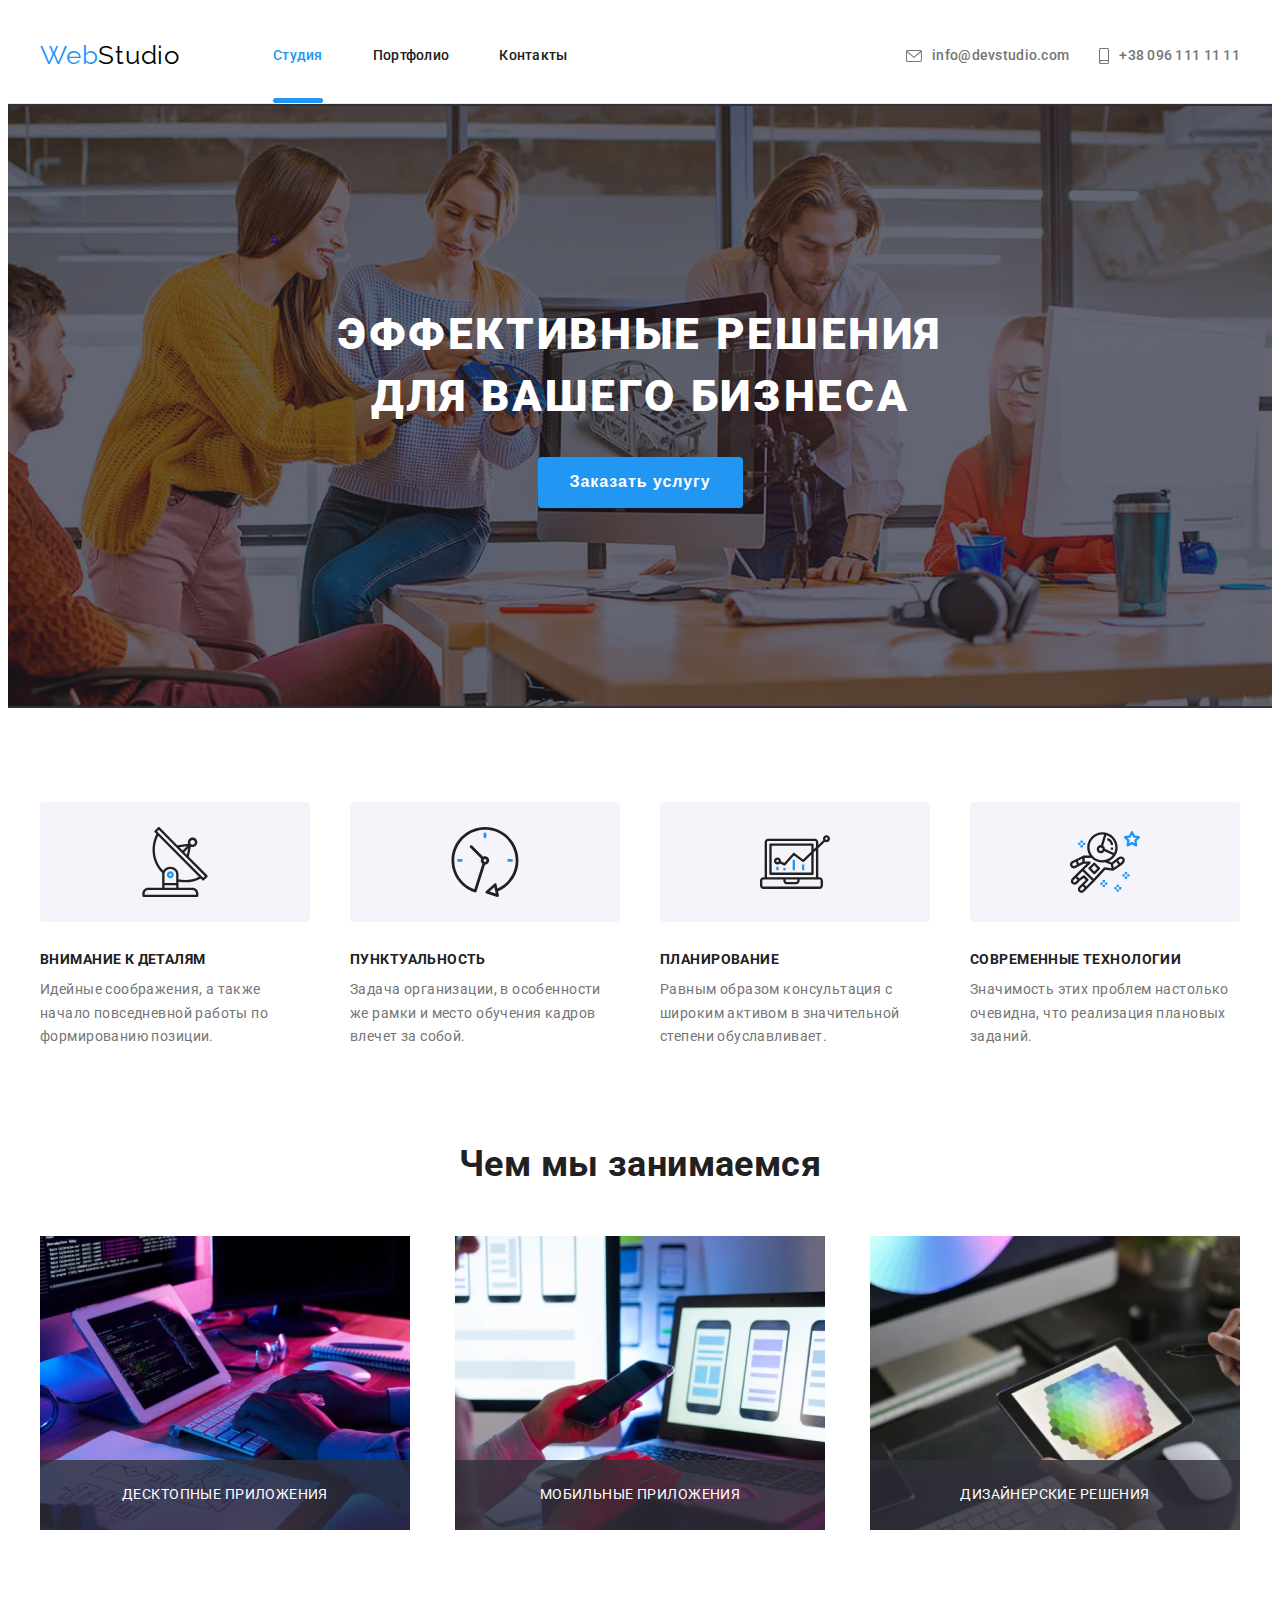
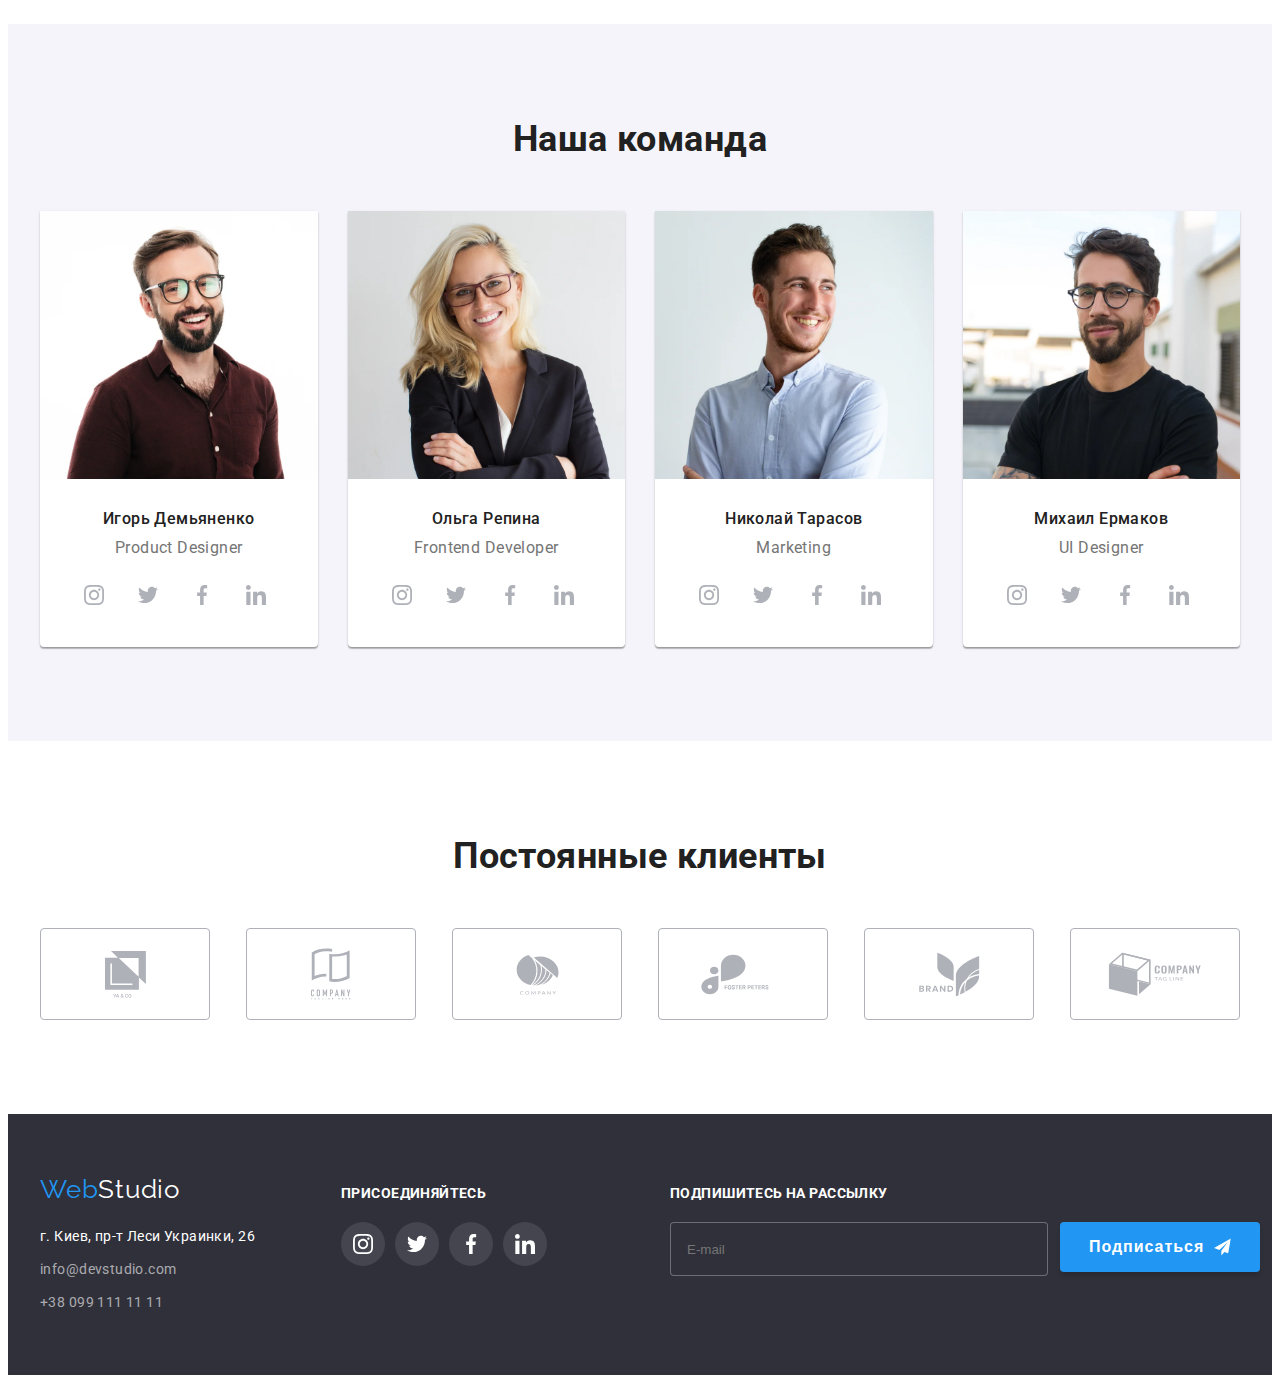
<file: index.html>
<!DOCTYPE html>
<html lang="ru">
    <head>
    <meta charset="UTF-8">
    <meta http-equiv="X-UA-Compatible" content="IE=edge">
    <meta name="viewport" content="width=device-width, initial-scale=1.0">
    <link rel="preconnect" href="https://fonts.googleapis.com">
    <link rel="preconnect" href="https://fonts.gstatic.com" crossorigin>
    <link href="https://fonts.googleapis.com/css2?family=Raleway:wght@700&family=Roboto:wght@400;500;700;900&display=swap"
        rel="stylesheet">
    <link rel="stylesheet" href="https://cdnjs.cloudflare.com/ajax/libs/modern-normalize/1.1.0/modern-normalize.min.css"
        integrity="sha512-wpPYUAdjBVSE4KJnH1VR1HeZfpl1ub8YT/NKx4PuQ5NmX2tKuGu6U/JRp5y+Y8XG2tV+wKQpNHVUX03MfMFn9Q=="
        crossorigin="anonymous" referrerpolicy="no-referrer" />
    <link rel="stylesheet" href="./css/style.css">
    <title>Web Studio</title>
    </head>
    <body>
    <!--Шапка-->
        <header class="header-nav">
            <div class="nav-box container">
                <nav>
                    <a href="./index.html" class="logo link-style">
                        Web<span class="color-logo darker">Studio</span>
                    </a>
                    <ul class="items-nav list">
                        <li class="item-nav"><a href="./index.html" class="link-nav link-style current">Студия</a></li>
                        <li class="item-nav"><a href="./portfolio.html" class="link-nav link-style ">Портфолио</a></li>
                        <li class="item-nav"><a href="#" class="link-nav link-style">Контакты</a></li>
                    </ul>
                </nav>
                    <ul class="items-cont list">
                        <li class="item-cont link-mail">
                            <a href="mailto:info@devstudio.com" class="link-mail link-style">
                                <svg class="icon-mail" width="16" height="12">
                                    <use  href="./images/sprite.svg#envelope"></use>
                                </svg> 
                                info@devstudio.com
                            </a>
                        </li>
                        <li class="item-cont link-tel">
                            <a href="tel:+380961111111" class="link-tel link-style">
                                <svg class="icon-tel" width="10" height="16">
                                    <use href="./images/sprite.svg#smartphone"></use>
                                </svg>+38 096 111 11 11
                            </a>
                        </li>
                    </ul>
            </div>
        </header>
        <main>
            <!--Герой-->
            <section class="section-hero">
                <div class="container">
                    <h1 class="title-hero">Эффективные решения для вашего бизнеса</h1>
                    <button data-modal-open type="button" class="button-hero btn">Заказать услугу</button>
                </div>
            </section>
                    <!--Наші переваги-->     
            <section class="section-advantages">
                <div class="container">
                    <h2 class="visually-hidden">Наші переваги</h2>
                    <ul class="items-advantages list">
                        <li class="item-advantages">
                            <div class="box-icon-advantages">
                                <svg class="icon-advantages" width="70" height="70">
                                    <use href="./images/sprite.svg#antenna"></use>
                                </svg>
                            </div>
                            <h3 class="subtitle-advantages">Внимание к деталям</h3>
                            <p class="text-advantages">Идейные соображения, а также начало
                                повседневной работы по формированию позиции.</p>
                        </li>
                        <li class="item-advantages">
                            <div class="box-icon-advantages">
                                <svg class="icon-advantages" width="70" height="70">
                                    <use href="./images/sprite.svg#clock"></use>
                                </svg>
                            </div>
                            <h3 class="subtitle-advantages">Пунктуальность</h3>
                            <p class="text-advantages">Задача организации, в особенности же рамки
                                и место обучения кадров влечет за собой.</p>
                        </li>
                        <li class="item-advantages">
                            <div class="box-icon-advantages">
                                <svg class="icon-advantages" width="70" height="70">
                                    <use href="./images/sprite.svg#diagram"></use>
                                </svg>
                            </div>
                            <h3 class="subtitle-advantages">Планирование</h3>
                            <p class="text-advantages">Равным образом консультация с широким активом
                                в значительной степени обуславливает.</p>
                        </li>
                        <li class="item-advantages">
                            <div class="box-icon-advantages">
                                <svg class="icon-advantages" width="70" height="70">
                                    <use href="./images/sprite.svg#astronaut"></use>
                                </svg>
                            </div>
                            <h3 class="subtitle-advantages">Современные технологии</h3>
                            <p class="text-advantages">Значимость этих проблем настолько очевидна,
                                что реализация плановых заданий.</p>
                        </li>
                    </ul>
                </div>
            </section>
            <!--Чем мы занимаемся-->
            <section class="section-work">
                   <div class="container">
                        <h2 class="title-section">Чем мы занимаемся</h2>
                        <div class="img-box">
                            <a href="./index.html">
                                <img src="images/img.webp" alt="" width="370">
                                <p class="label-img">Десктопные приложения</p>
                            </a>
                            <a href="./index.html">
                                <img src="images/img1.webp" alt="" width="370">
                                <p class="label-img">Мобильные приложения</p>
                            </a>
                            <a href="./index.html">
                                <img src="images/img2.webp" alt="" width="370">
                                <p class="label-img">Дизайнерские решения</p>
                            </a>
                        </div>
                   </div>
            </section>
                <!--Наша команда-->
            <section class="section-team">
                    <div class="container">
                        <h2 class="title-section">Наша команда</h2>
                        <ul class="items-team list">
                            <li class="item-card">
                                <img src="images/img3.webp" alt="фото Игорь Демьяненко" width="270">
                                <div class="card-wrapper">
                                    <h3 class="title-card">Игорь Демьяненко</h3>
                                    <p>Product Designer</p>
                                    <div class="box-social">
                                        <ul class="items-join list">
                                            <li class="item-join">
                                                <a href="" class="link-social" aria-label="instagram">
                                                    <svg class="icon-social" width="20" height="20">
                                                        <use href="./images/sprite.svg#instagram"></use>
                                                    </svg>
                                                </a>
                                            </li>
                                            <li class="item-join">
                                                <a href="" class="link-social" aria-label="twitter">
                                                    <svg class="icon-social" width="20" height="20">
                                                        <use href="./images/sprite.svg#twitter"></use>
                                                    </svg>
                                                </a>
                                            </li>
                                            <li class="item-join">
                                                <a href="" class="link-social" aria-label="facebook">
                                                    <svg class="icon-social" width="20" height="20">
                                                        <use href="./images/sprite.svg#facebook">
                                                        </use>
                                                    </svg>
                                                </a>
                                            </li>
                                            <li class="item-join">
                                                <a href="" class="link-social" aria-label="linkedin">
                                                    <svg class="icon-social" width="20" height="20">
                                                        <use href="./images/sprite.svg#linkedin"></use>
                                                    </svg>
                                                </a>
                                            </li>
                                        </ul>
                                    </div>
                                </div>
                            </li>
                        
                            <li class="item-card">
                                <img src="images/img4.webp" alt="фото Ольга Репина" width="270">
                                <div class="card-wrapper">
                                    <h3 class="title-card">Ольга Репина</h3>
                                    <p>Frontend Developer</p>
                                    <div class="box-social">
                                        <ul class="items-join list">
                                            <li class="item-join">
                                                <a href="" class="link-social" aria-label="instagram">
                                                    <svg class="icon-social" width="20" height="20">
                                                        <use href="./images/sprite.svg#instagram"></use>
                                                    </svg>
                                                </a>
                                            </li>
                                            <li class="item-join">
                                                <a href="" class="link-social" aria-label="twitter">
                                                    <svg class="icon-social" width="20" height="20">
                                                        <use href="./images/sprite.svg#twitter"></use>
                                                    </svg>
                                                </a>
                                            </li>
                                            <li class="item-join">
                                                <a href="" class="link-social" aria-label="facebook">
                                                    <svg class="icon-social" width="20" height="20">
                                                        <use href="./images/sprite.svg#facebook">
                                                        </use>
                                                    </svg>
                                                </a>
                                            </li>
                                            <li class="item-join">
                                                <a href="" class="link-social" aria-label="linkedin">
                                                    <svg class="icon-social" width="20" height="20">
                                                        <use href="./images/sprite.svg#linkedin"></use>
                                                    </svg>
                                                </a>
                                            </li>
                                        </ul>
                                    </div>
                                </div>
                            </li>
                        
                            <li class="item-card">
                                <img src="images/img5.webp" alt="фото Николай Тарасов" width="270">
                                <div class="card-wrapper">
                                    <h3 class="title-card">Николай Тарасов</h3>
                                    <p>Marketing</p>
                                    <div class="box-social">
                                        <ul class="items-join list">
                                            <li class="item-join">
                                                <a href="" class="link-social" aria-label="instagram">
                                                    <svg class="icon-social" width="20" height="20">
                                                        <use href="./images/sprite.svg#instagram"></use>
                                                    </svg>
                                                </a>
                                            </li>
                                            <li class="item-join">
                                                <a href="" class="link-social" aria-label="twitter">
                                                    <svg class="icon-social" width="20" height="20">
                                                        <use href="./images/sprite.svg#twitter"></use>
                                                    </svg>
                                                </a>
                                            </li>
                                            <li class="item-join">
                                                <a href="" class="link-social" aria-label="facebook">
                                                    <svg class="icon-social" width="20" height="20">
                                                        <use href="./images/sprite.svg#facebook">
                                                        </use>
                                                    </svg>
                                                </a>
                                            </li>
                                            <li class="item-join">
                                                <a href="" class="link-social" aria-label="linkedin">
                                                    <svg class="icon-social" width="20" height="20">
                                                        <use href="./images/sprite.svg#linkedin"></use>
                                                    </svg>
                                                </a>
                                            </li>
                                        </ul>
                                    </div>
                                </div>
                            </li>
                        
                            <li class="item-card">
                                <img src="images/img6.webp" alt="фото Михаил Ермаков" width="270">
                                <div class="card-wrapper">
                                    <h3 class="title-card">Михаил Ермаков</h3>
                                    <p>UI Designer</p>
                                    <div class="box-social">
                                    <ul class="items-join list">
                                        <li class="item-join">
                                            <a href="" class="link-social" aria-label="instagram">
                                                <svg class="icon-social" width="20" height="20">
                                                    <use href="./images/sprite.svg#instagram"></use>
                                                </svg>
                                            </a>
                                        </li>
                                        <li class="item-join">
                                            <a href="" class="link-social" aria-label="twitter">
                                                <svg class="icon-social" width="20" height="20">
                                                    <use href="./images/sprite.svg#twitter"></use>
                                                </svg>
                                            </a>
                                        </li>
                                        <li class="item-join">
                                            <a href="" class="link-social" aria-label="facebook">
                                                <svg class="icon-social" width="20" height="20">
                                                    <use href="./images/sprite.svg#facebook">
                                                    </use>
                                                </svg>
                                            </a>
                                        </li>
                                        <li class="item-join">
                                            <a href="" class="link-social" aria-label="linkedin">
                                                <svg class="icon-social" width="20" height="20">
                                                    <use href="./images/sprite.svg#linkedin"></use>
                                                </svg>
                                            </a>
                                        </li>
                                    </ul>
                                    </div>
                                </div>
                            </li>
                        </ul>
                    </div>
            </section>
                <!--COMPANY-->
            <section class="company">
                    <div class="container">
                        <h2 class="title-section">Постоянные клиенты</h2>
                        <div class="box-company">
                            <ul class="items-company list">
                                <li class="item-company">
                                    <a href="" class="link-company">
                                        <svg class="icon-company" width="41" height="47">
                                            <use href="./images/sprite.svg#client1"></use>
                                        </svg>
                                    </a>
                                </li>
                                <li class="item-company">
                                    <a href="" class="link-company">
                                        <svg class="icon-company" width="40" height="52">
                                            <use href="./images/sprite.svg#client2"></use>
                                        </svg>
                                    </a>
                                </li>
                                <li class="item-company">
                                    <a href="" class="link-company">
                                        <svg class="icon-company" width="43" height="41">
                                            <use href="./images/sprite.svg#client3"></use>
                                        </svg>
                                    </a>
                                </li>
                                <li class="item-company">
                                    <a href="" class="link-company">
                                        <svg class="icon-company" width="84" height="41">
                                            <use href="./images/sprite.svg#client4"></use>
                                        </svg>
                                    </a>
                                </li>
                                <li class="item-company">
                                    <a href="" class="link-company">
                                        <svg class="icon-company" width="63" height="45">
                                            <use href="./images/sprite.svg#client5"></use>
                                        </svg>
                                    </a>
                                </li>
                                <li class="item-company">
                                    <a href="" class="link-company">
                                        <svg class="icon-company" width="94" height="44">
                                            <use href="./images/sprite.svg#client6"></use>
                                        </svg>
                                    </a>
                                </li>
                            </ul>
                        </div>
                    </div>
            </section>
        </main>
                <!--Футер-->
        <footer class="footer">
            <div class="container footer-container">
                <div class="box-logo-address">
                    <div class="box-footer-logo">
                        <a href="./index.html" class="logo link-style">
                            Web<span class="color-logo lighter">Studio</span>
                        </a>
                    </div>
                    
                    <address class="address">
                        <ul class="items-addr list">
                            <li class="item-addr">
                                <span class="location">г. Киев, пр-т Леси Украинки, 26</span>
                            </li>
                            <li class="item-addr"><a href="mailto:info@devstudio.com" class="link-cont link-style">info@devstudio.com</a>
                            </li>
                            <li class="item-addr"><a href="tel:+380991111111" class="link-cont link-style">+38 099 111 11 11</a>
                            </li>
                        </ul>
                    </address>
                </div>
                <div class="box-join">
                    <h3 class="title-join">присоединяйтесь</h3>
                    <ul class="items-join list">
                        <li class="item-join">
                            <a href="" class="link-social dark" aria-label="instagram">
                                <svg class="icon-social light" width="20" height="20">
                                    <use href="./images/sprite.svg#instagram"></use>
                                </svg>
                            </a>
                        </li>
                        <li class="item-join">
                            <a href="" class="link-social dark" aria-label="twitter">
                                <svg class="icon-social light" width="20" height="20">
                                    <use href="./images/sprite.svg#twitter"></use>
                                </svg>
                            </a>
                        </li>
                        <li class="item-join">
                            <a href="" class="link-social dark" aria-label="facebook">
                                <svg class="icon-social light" width="20" height="20">
                                    <use href="./images/sprite.svg#facebook">
                                    </use>
                                </svg>
                            </a>
                        </li>
                        <li class="item-join">
                            <a href="" class="link-social dark" aria-label="linkedin">
                                <svg class="icon-social light" width="20" height="20">
                                    <use href="./images/sprite.svg#linkedin"></use>
                                </svg>
                            </a>
                        </li>
                    </ul>
                </div>
                <div class="box-sign-up">
                    <form class="form-sign-up">
                        <label for="E-mail" class="text-sign-up">Подпишитесь на рассылку</label>
                        <div class="box-input-button">
                            <input type="email" name="email" id="E-mail" class="input-mail" placeholder="E-mail" required>
                            <button type="submit" class="btn-sing-up btn">
                                    <b class="text-submit">Подписаться</b>
                                    <svg width="24" height="24" class="icon-send">
                                        <use href="./images/sprite.svg#icon-send"></use>
                                    </svg>
                            </button>
                        </div>
                    </form>
                </div>
            </div>
        </footer>
        <!-- BACKDROP -->
        <div class="backdrop is-hidden" data-modal>
            <div class="modal">
                <button data-modal-close type="button" class="btn-close btn">
                    <svg class="icon-close" width="11" height="11">
                        <use href="./images/sprite.svg#close"></use>
                    </svg>
                </button>
                <b class="legend">Оставьте свои данные, мы вам перезвоним</b>
                <form class="form-modal"> 
                    <div class="form-field">
                        <label for="inp-name">Имя</label>
                        <div class="form-field-thumb">
                            <input type="text" name="text" id="inp-name" class="field" required>
                            <svg class="icon-field" width="18" height="18">
                                <use href="./images/sprite.svg#input-name"></use>
                            </svg>
                        </div>
                    </div>
                    <div class="form-field">
                        <label for="inp-tel">Телефон</label>
                        <div class="form-field-thumb">
                            <input type="tel" name="tel" id="inp-tel" class="field" required>
                            <svg class="icon-field" width="18" height="18">
                                <use href="./images/sprite.svg#input-tel"></use>
                            </svg> 
                        </div>
                    </div>
                    <div class="form-field">
                        <label for="inp-mail">Почта</label>
                        <div class="form-field-thumb">
                            <input type="email" name="email" id="inp-mail" class="field" required>
                            <svg class="icon-field" width="18" height="18">
                                <use href="./images/sprite.svg#input-mail"></use>
                            </svg>
                        </div>
                    </div>
                    <div class="form-field ">
                        <label for="comment">Комментарий</label>
                        <textarea name="comment" id="comment" class="textarea" rows="7" placeholder="Введите текст"></textarea>
                    </div> 
                    <div class="box-contract">
                        <label for="inp-contract" class="label-checkbox">
                            <input type="checkbox" name="checkbox-contract" id="inp-contract" class="input-contract">
                            <span class="box-checkbox"></span>
                        </label>
                        <span class="contract-text">Соглашаюсь с рассылкой и принимаю
                            <a href="https://uk.wikipedia.org/wiki/Договір" class="link-contract link-style">Условия договора</a>
                        </span>
                    </div> 
                    <button type="submit" class="btn-submit btn">Отправить</button>
               </form>
            </div>
        </div>
        <script src="./js/modal.js"></script>
    </body>
</html>
</file>
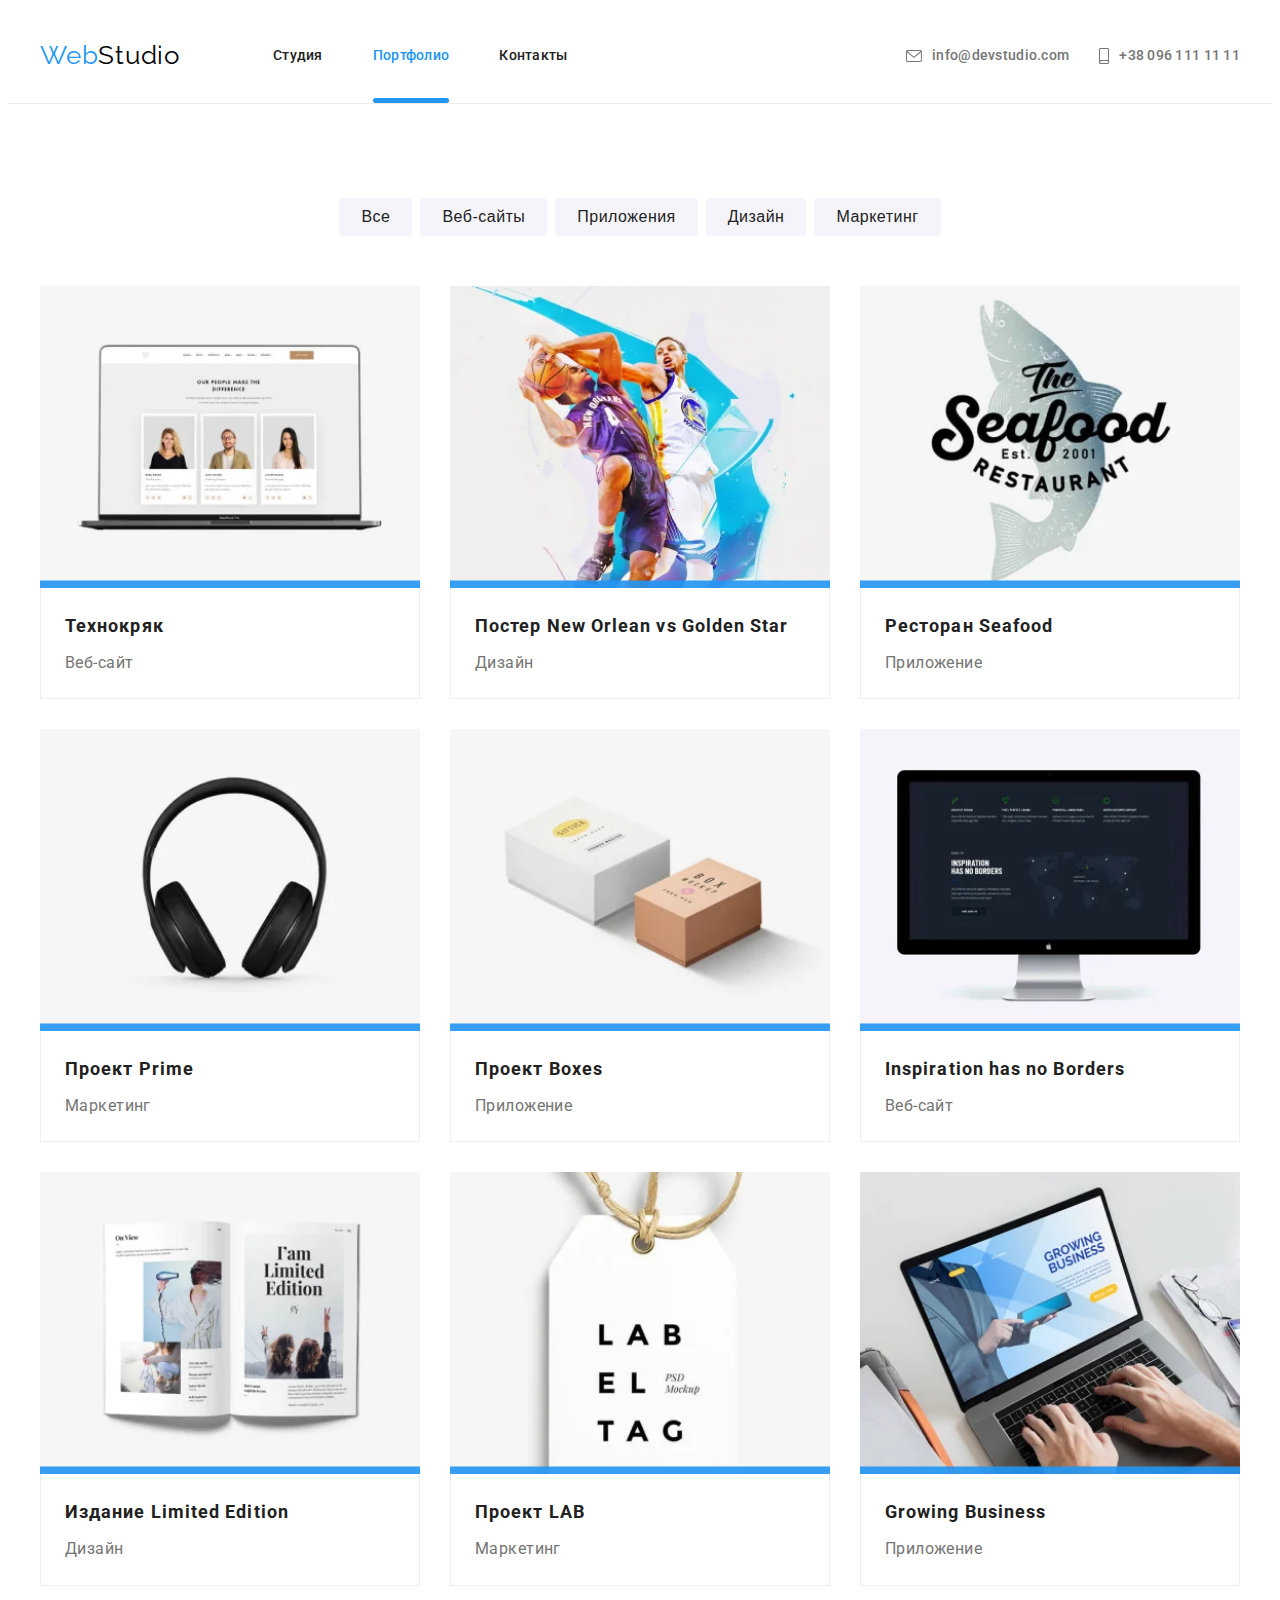
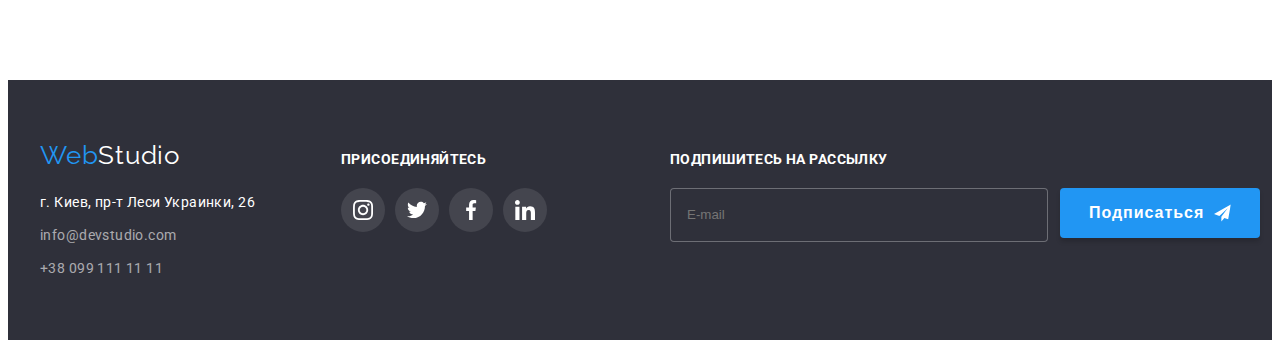
<file: portfolio.html>
<!DOCTYPE html>
<html lang="ru">
<head>
    <meta charset="UTF-8">
    <meta http-equiv="X-UA-Compatible" content="IE=edge">
    <meta name="viewport" content="width=device-width, initial-scale=1.0">
    <link rel="preconnect" href="https://fonts.googleapis.com">
    <link rel="preconnect" href="https://fonts.gstatic.com" crossorigin>
    <link href="https://fonts.googleapis.com/css2?family=Raleway:wght@700&family=Roboto:wght@400;500;700;900&display=swap"
        rel="stylesheet">
    <link rel="stylesheet" href="https://cdnjs.cloudflare.com/ajax/libs/modern-normalize/1.1.0/modern-normalize.min.css"
        integrity="sha512-wpPYUAdjBVSE4KJnH1VR1HeZfpl1ub8YT/NKx4PuQ5NmX2tKuGu6U/JRp5y+Y8XG2tV+wKQpNHVUX03MfMFn9Q=="
        crossorigin="anonymous" referrerpolicy="no-referrer" />
    <link rel="stylesheet" href="./css/style.css">
    <title>Portfolio</title>
</head>
    <body>
        <!--Шапка-->
    <header class="header-nav">
        <div class="nav-box container">
            <nav>
                <a href="./index.html" class="logo link-style">
                    Web<span class="color-logo darker">Studio</span>
                </a>
                <ul class="items-nav list">
                    <li class="item-nav"><a href="./index.html" class="link-nav link-style ">Студия</a></li>
                    <li class="item-nav"><a href="./portfolio.html" class="link-nav link-style current">Портфолио</a></li>
                    <li class="item-nav"><a href="#" class="link-nav link-style">Контакты</a></li>
                </ul>
            </nav>
            <ul class="items-cont list">
                <li class="item-cont link-mail">
                    <a href="mailto:info@devstudio.com" class="link-mail link-style">
                        <svg class="icon-mail" width="16" height="12">
                            <use href="./images/sprite.svg#envelope"></use>
                        </svg>
                        info@devstudio.com
                    </a>
                </li>
                <li class="item-cont link-tel">
                    <a href="tel:+380961111111" class="link-tel link-style">
                        <svg class="icon-tel" width="10" height="16">
                            <use href="./images/sprite.svg#smartphone"></use>
                        </svg>+38 096 111 11 11
                    </a>
                </li>
            </ul>
        </div>
    </header>
        <main>
            <section class="section-portfolio">
                <div class="container">
                    <h1 class="visually-hidden">Портфолио</h1>
                    <!-- Фільтр -->
                    <ul class="filter-list list">
                        <li class="item-list"><button type="button" class="button-filter">Все</button></li>
                        <li class="item-list"><button type="button" class="button-filter">Веб-сайты</button></li>
                        <li class="item-list"><button type="button" class="button-filter">Приложения</button></li>
                        <li class="item-list"><button type="button" class="button-filter">Дизайн</button></li>
                        <li class="item-list"><button type="button" class="button-filter">Маркетинг</button></li>
                    </ul>
                    <!-- список набору -->
                    <ul class="portfolio-list list">
                        <li class="item-portfolio">
                            <a href="" class="link-portfolio link-style">
                                <div class="box-overlay">
                                    <img src="./images/img_p.webp" alt="" width="370">
                                    <div class="overlay-portfolio">
                                        <p>Технокряк это современная площадка распространения
                                            коронавируса. Компании используют эту платформу для
                                            цифрового шпионажа и атак на защищённые
                                            сервера конкурентов.</p>
                                    </div>
                                </div>
                                <div class="subtitle-content">
                                    <h2 class="subtitle-list">Технокряк</h2>
                                    <p class="description-list">Веб-сайт</p>
                                </div>
                            </a>
                        </li>
                        <li class="item-portfolio">
                            <a href="" class="link-portfolio link-style">
                                <div class="box-overlay">
                                    <img src="./images/img_p1.webp" alt="" width="370">
                                    <div class="overlay-portfolio">
                                        <p>Технокряк это современная площадка распространения
                                            коронавируса. Компании используют эту платформу для
                                            цифрового шпионажа и атак на защищённые
                                            сервера конкурентов.</p>
                                    </div>
                                </div>
                                <div class="subtitle-content">
                                    <h2 class="subtitle-list">Постер New Orlean vs Golden Star</h2>
                                    <p class="description-list">Дизайн</p>
                                </div>
                            </a>
                        </li>
                        <li class="item-portfolio">
                            <a href="" class="link-portfolio link-style">
                                <div class="box-overlay">
                                    <img src="./images/img_p2.webp" alt="" width="370">
                                    <div class="overlay-portfolio">
                                        <p>Технокряк это современная площадка распространения
                                            коронавируса. Компании используют эту платформу для
                                            цифрового шпионажа и атак на защищённые
                                            сервера конкурентов.</p>
                                    </div>
                                </div>
                                <div class="subtitle-content">
                                    <h2 class="subtitle-list">Ресторан Seafood</h2>
                                    <p class="description-list">Приложение</p>
                                </div>
                            </a>
                        </li>
                        <li class="item-portfolio">
                            <a href="" class="link-portfolio link-style">
                                <div class="box-overlay">
                                    <img src="./images/img_p3.webp" alt="" width="370">
                                    <div class="overlay-portfolio">
                                        <p>Технокряк это современная площадка распространения
                                            коронавируса. Компании используют эту платформу для
                                            цифрового шпионажа и атак на защищённые
                                            сервера конкурентов.</p>
                                    </div>
                                </div>
                                <div class="subtitle-content">
                                    <h2 class="subtitle-list">Проект Prime</h2>
                                    <p class="description-list">Маркетинг</p>
                                </div>
                            </a>
                        </li>
                        <li class="item-portfolio">
                            <a href="" class="link-portfolio link-style">
                                <div class="box-overlay">
                                    <img src="./images/img_p4.webp" alt="" width="370">
                                    <div class="overlay-portfolio">
                                        <p>Технокряк это современная площадка распространения
                                            коронавируса. Компании используют эту платформу для
                                            цифрового шпионажа и атак на защищённые
                                            сервера конкурентов.</p>
                                    </div>
                                </div>
                                <div class="subtitle-content">
                                    <h2 class="subtitle-list">Проект Boxes</h2>
                                    <p class="description-list">Приложение</p>
                                </div>
                            </a>
                        </li>
                        <li class="item-portfolio">
                            <a href="" class="link-portfolio link-style">
                                <div class="box-overlay">
                                    <img src="./images/img_p5.webp" alt="" width="370">
                                    <div class="overlay-portfolio">
                                        <p>Технокряк это современная площадка распространения
                                            коронавируса. Компании используют эту платформу для
                                            цифрового шпионажа и атак на защищённые
                                            сервера конкурентов.</p>
                                    </div>
                                </div>
                                
                                <div class="subtitle-content">
                                    <h2 class="subtitle-list">Inspiration has no Borders</h2>
                                    <p class="description-list">Веб-сайт</p>
                                </div>
                            </a>
                        </li>
                        <li class="item-portfolio">
                            <a href="" class="link-portfolio link-style">
                                <div class="box-overlay">
                                    <img src="./images/img_p6.webp" alt="" width="370">
                                    <div class="overlay-portfolio">
                                        <p>Технокряк это современная площадка распространения
                                            коронавируса. Компании используют эту платформу для
                                            цифрового шпионажа и атак на защищённые
                                            сервера конкурентов.</p>
                                    </div>
                                </div>
                                <div class="subtitle-content">
                                    <h2 class="subtitle-list">Издание Limited Edition</h2>
                                    <p class="description-list">Дизайн</p>
                                </div>
                            </a>
                        </li>
                        <li class="item-portfolio">
                            <a href="" class="link-portfolio link-style">
                                <div class="box-overlay">
                                    <img src="./images/img_p7.webp" alt="" width="370">
                                    <div class="overlay-portfolio">
                                        <p>Технокряк это современная площадка распространения
                                            коронавируса. Компании используют эту платформу для
                                            цифрового шпионажа и атак на защищённые
                                            сервера конкурентов.</p>
                                    </div>
                                </div>
                                <div class="subtitle-content">
                                    <h2 class="subtitle-list">Проект LAB</h2>
                                    <p class="description-list">Маркетинг</p>
                                </div>
                            </a>
                        </li>
                        <li class="item-portfolio">
                            <a href="" class="link-portfolio link-style">
                                <div class="box-overlay">
                                    <img src="./images/img_p8.webp" alt="" width="370">
                                    <div class="overlay-portfolio">
                                        <p>Технокряк это современная площадка распространения
                                            коронавируса. Компании используют эту платформу для
                                            цифрового шпионажа и атак на защищённые
                                            сервера конкурентов.</p>
                                    </div>
                                </div>
                                <div class="subtitle-content">
                                    <h2 class="subtitle-list">Growing Business</h2>
                                    <p class="description-list">Приложение</p>
                                </div>
                            </a>
                        </li>
                    </ul>
                </div>
            </section>
        </main>
        <!--Футер-->
        <footer class="footer">
                    <div class="container footer-container">
                        <div class="box-logo-address">
                            <div class="box-footer-logo">
                                <a href="./index.html" class="logo link-style">
                                    Web<span class="color-logo lighter">Studio</span>
                                </a>
                            </div>
                            
                            <address class="address">
                                <ul class="items-addr list">
                                    <li class="item-addr">
                                        <span class="location">г. Киев, пр-т Леси Украинки, 26</span>
                                    </li>
                                    <li class="item-addr"><a href="mailto:info@devstudio.com" class="link-cont link-style">info@devstudio.com</a>
                                    </li>
                                    <li class="item-addr"><a href="tel:+380991111111" class="link-cont link-style">+38 099 111 11 11</a>
                                    </li>
                                </ul>
                            </address>
                        </div>
                        <div class="box-join">
                            <h3 class="title-join">присоединяйтесь</h3>
                            <ul class="items-join list">
                                <li class="item-join">
                                    <a href="" class="link-social dark" aria-label="instagram">
                                        <svg class="icon-social light" width="20" height="20">
                                            <use href="./images/sprite.svg#instagram"></use>
                                        </svg>
                                    </a>
                                </li>
                                <li class="item-join">
                                    <a href="" class="link-social dark" aria-label="twitter">
                                        <svg class="icon-social light" width="20" height="20">
                                            <use href="./images/sprite.svg#twitter"></use>
                                        </svg>
                                    </a>
                                </li>
                                <li class="item-join">
                                    <a href="" class="link-social dark" aria-label="facebook">
                                        <svg class="icon-social light" width="20" height="20">
                                            <use href="./images/sprite.svg#facebook">
                                            </use>
                                        </svg>
                                    </a>
                                </li>
                                <li class="item-join">
                                    <a href="" class="link-social dark" aria-label="linkedin">
                                        <svg class="icon-social light" width="20" height="20">
                                            <use href="./images/sprite.svg#linkedin"></use>
                                        </svg>
                                    </a>
                                </li>
                            </ul>
                        </div>
                        <div class="box-sign-up">
                            <form class="form-sign-up">
                                <label for="E-mail" class="text-sign-up">Подпишитесь на рассылку</label>
                                <div class="box-input-button">
                                    <input type="email" name="email" id="E-mail" class="input-mail" placeholder="E-mail" required>
                                    <button type="submit" class="btn-sing-up btn">
                                            <b class="text-submit">Подписаться</b>
                                            <svg width="24" height="24" class="icon-send">
                                                <use href="./images/sprite.svg#icon-send"></use>
                                            </svg>
                                    </button>
                                </div>
                            </form>
                        </div>
                    </div>
        </footer>        
    </body>
</html>
</file>
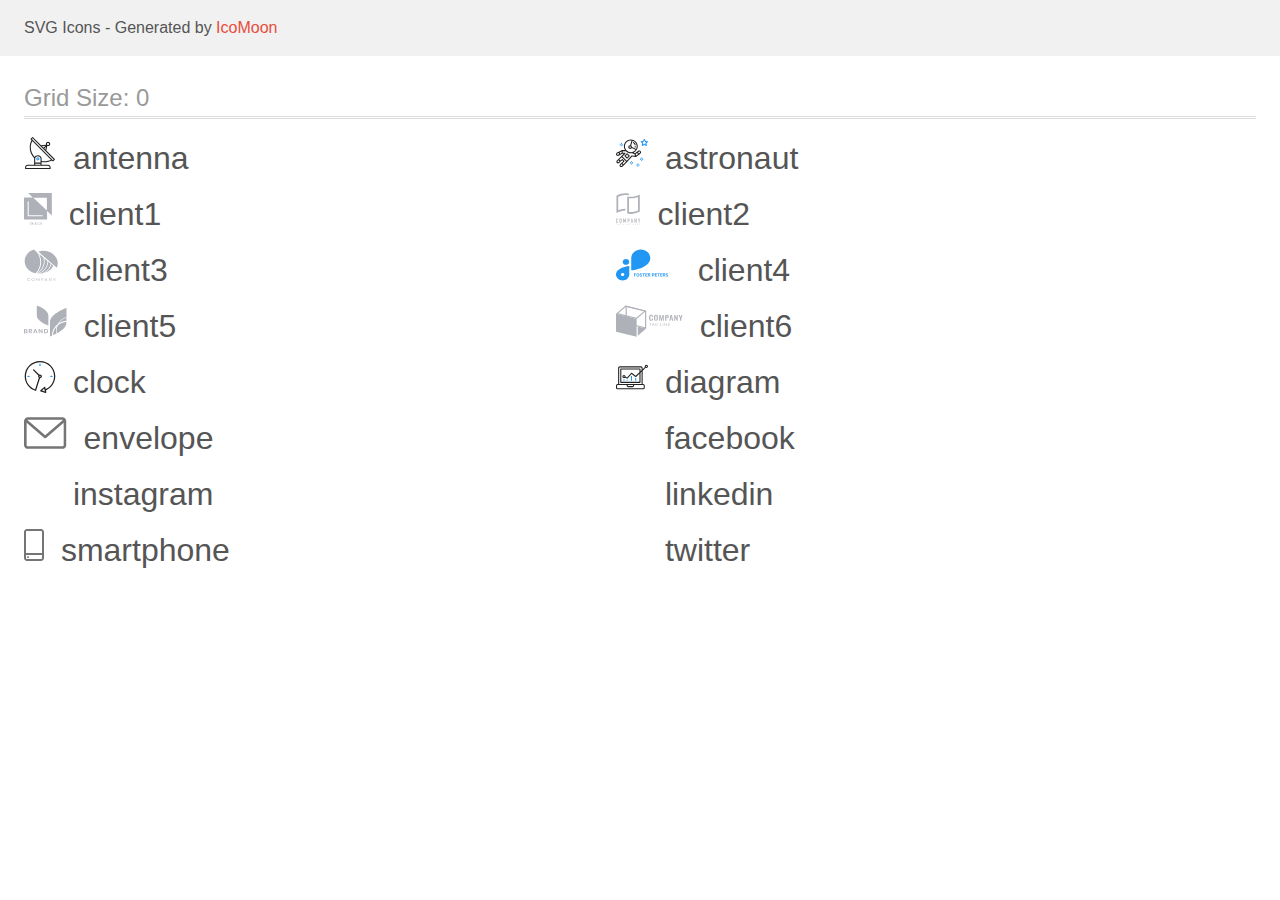
<file: images/icon-index/demo.html>
<!doctype html>
<html>
<head>
    <title>IcoMoon - SVG Icons</title>
    <meta charset="utf-8">
    <meta name="viewport" content="width=device-width, initial-scale=1">
    <link rel="stylesheet" href="demo-files/demo.css">
    <link rel="stylesheet" href="style.css">
</head>
<body>
<svg aria-hidden="true" style="position: absolute; width: 0; height: 0; overflow: hidden;" version="1.1" xmlns="http://www.w3.org/2000/svg" xmlns:xlink="http://www.w3.org/1999/xlink">
<defs>
<symbol id="antenna" viewBox="0 0 32 32">
<path fill="#212121" style="fill: var(--color1, #212121)" d="M30.773 22.098l-8.443-8.505 0.937-4.616c0.225 0.090 0.485 0.144 0.758 0.146h0.007c0.008 0 0.017 0 0.026 0 1.192 0 2.159-0.967 2.159-2.159s-0.967-2.159-2.159-2.159c-1.192 0-2.159 0.967-2.159 2.159 0 0.259 0.046 0.508 0.13 0.739l-0.005-0.015-4.96 0.606-8.091-8.133c-0.096-0.098-0.229-0.159-0.376-0.16h-0c-0.14 0.001-0.274 0.057-0.373 0.155l-1.512 1.504c-0.096 0.097-0.156 0.23-0.156 0.377s0.060 0.281 0.156 0.377v0l0.814 0.825c-1.143 2.062-1.816 4.522-1.816 7.139 0 4.106 1.656 7.824 4.336 10.525l-0.001-0.001c0.043 0.041 0.092 0.074 0.146 0.097-0.032 0.164-0.051 0.353-0.052 0.546v6.188h-6.4c-1.472 0.001-2.666 1.194-2.667 2.666v1.067c0 0.295 0.239 0.534 0.534 0.534h24.534c0.294 0 0.533-0.239 0.533-0.534v-1.067c-0.002-1.472-1.195-2.665-2.666-2.666h-6.4v-2.742c1.003 0.21 2.024 0.317 3.049 0.32 2.58-0.003 5.005-0.663 7.117-1.822l-0.077 0.039 0.818 0.823c0.099 0.101 0.235 0.159 0.376 0.16 0.14-0.001 0.274-0.057 0.373-0.155l1.512-1.504c0.096-0.097 0.156-0.23 0.156-0.377s-0.060-0.281-0.156-0.377v0zM23.28 6.233c0.193-0.192 0.459-0.31 0.752-0.31 0.589 0 1.067 0.478 1.067 1.066s-0.477 1.066-1.067 1.066c-0 0-0 0-0 0h-0.004c-0.587-0.003-1.061-0.479-1.061-1.066 0-0.295 0.12-0.563 0.314-0.756l0-0h-0.002zM22.024 9.737l-0.598 2.946-1.175-1.183 1.774-1.763zM21.419 8.835l-1.92 1.909-1.486-1.493 3.406-0.416zM24.004 28.8c0.884 0 1.6 0.716 1.6 1.6v0 0.534h-23.466v-0.534c0-0.884 0.716-1.6 1.6-1.6v0h20.267zM16.538 26.666v1.067h-5.334v-1.067h5.334zM11.204 25.6v-4.053c0-1.294 1.196-2.346 2.667-2.346s2.667 1.053 2.667 2.346v4.053h-5.334zM17.604 23.904v-2.357c0-1.882-1.675-3.413-3.733-3.413-0.017-0-0.038-0-0.058-0-1.353 0-2.54 0.707-3.213 1.771l-0.009 0.016c-2.36-2.482-3.812-5.846-3.812-9.55 0-2.314 0.567-4.496 1.569-6.414l-0.036 0.077 18.602 18.709c-1.823 0.947-3.979 1.502-6.266 1.502-1.079 0-2.128-0.124-3.136-0.357l0.093 0.018zM28.893 23.22l-21.057-21.181 0.754-0.752 7.935 7.98c0.004 0 0.006 0.007 0.010 0.010l13.114 13.191-0.757 0.752z"></path>
<path fill="#2196f3" style="fill: var(--color2, #2196f3)" d="M13.876 20.267h-0.005c-0.001 0-0.002 0-0.002 0-0.884 0-1.6 0.716-1.6 1.6s0.715 1.599 1.597 1.6h0.005c0.001 0 0.001 0 0.002 0 0.884 0 1.6-0.716 1.6-1.6s-0.715-1.599-1.598-1.6h-0zM14.249 22.245c-0.096 0.096-0.229 0.155-0.376 0.155-0.295 0-0.534-0.239-0.534-0.534s0.238-0.533 0.532-0.533h0c0.293 0.001 0.531 0.239 0.531 0.533 0 0.148-0.060 0.282-0.157 0.378l-0 0h0.005z"></path>
</symbol>
<symbol id="astronaut" viewBox="0 0 32 32">
<path fill="#2196f3" style="fill: var(--color2, #2196f3)" d="M31.974 4.524c-0.064-0.191-0.227-0.332-0.427-0.362l-0.003-0-1.911-0.278-0.855-1.731c-0.179-0.365-0.777-0.365-0.956 0l-0.855 1.731-1.911 0.278c-0.26 0.039-0.457 0.26-0.457 0.528 0 0.15 0.062 0.285 0.161 0.382l1.383 1.348-0.326 1.903c-0.034 0.2 0.048 0.402 0.212 0.522 0.166 0.12 0.383 0.135 0.562 0.040l1.709-0.899 1.709 0.899c0.072 0.038 0.157 0.061 0.247 0.061 0.295 0 0.534-0.239 0.534-0.534 0-0.031-0.003-0.062-0.008-0.092l0 0.003-0.326-1.903 1.383-1.348c0.099-0.097 0.161-0.233 0.161-0.382 0-0.059-0.009-0.115-0.027-0.168l0.001 0.004zM29.511 5.851c-0.126 0.122-0.183 0.299-0.153 0.472l0.191 1.114-1-0.526c-0.072-0.039-0.158-0.062-0.249-0.062s-0.177 0.023-0.252 0.063l0.003-0.001-1 0.526 0.191-1.114c0.005-0.027 0.008-0.059 0.008-0.091 0-0.149-0.061-0.285-0.16-0.381l-0-0-0.811-0.79 1.119-0.162c0.174-0.025 0.324-0.134 0.402-0.292l0.5-1.013 0.5 1.013c0.078 0.158 0.228 0.267 0.402 0.292l1.119 0.162-0.809 0.79zM26.134 20.522h-1.067v1.067h1.067v-1.067zM26.134 22.656h-1.067v1.066h1.067v-1.066zM27.2 21.589h-1.067v1.067h1.067v-1.067zM25.067 21.589h-1.067v1.067h1.067v-1.067zM22.4 26.389h-1.067v1.067h1.067v-1.067zM22.4 28.523h-1.067v1.067h1.067v-1.067zM23.467 27.456h-1.067v1.067h1.067v-1.067zM21.334 27.456h-1.067v1.067h1.067v-1.067zM16 24.256h-1.066v1.067h1.066v-1.067zM16 26.389h-1.066v1.067h1.066v-1.067zM17.067 25.322h-1.067v1.067h1.067v-1.067zM14.934 25.322h-1.067v1.067h1.067v-1.067zM5.867 6.122h-1.066v1.066h1.066v-1.066zM5.867 8.256h-1.066v1.066h1.066v-1.066zM6.933 7.189h-1.067v1.067h1.066v-1.067zM4.8 7.189h-1.067v1.067h1.067v-1.067z"></path>
<path fill="#212121" style="fill: var(--color1, #212121)" d="M24.715 14.16c-0.28-0.376-0.698-0.636-1.179-0.703l-0.009-0.001c-0.076-0.012-0.164-0.018-0.254-0.018-0.411 0-0.789 0.139-1.090 0.373l0.004-0.003-1.253 0.96-1.898 1.417-1.358-0.541c2.421-1.086 4.113-3.508 4.113-6.32 0-3.823-3.122-6.934-6.961-6.934s-6.961 3.11-6.961 6.934c0 1.386 0.415 2.674 1.12 3.759l-2.768-0.024c-0.009 0-0.016 0.005-0.023 0.005-0.057 0.003-0.11 0.014-0.159 0.033l0.004-0.001c-0.013 0.005-0.026 0.007-0.038 0.013-0.006 0.003-0.013 0.003-0.019 0.006l-3.233 1.596c-0 0-0.001 0-0.001 0.001l-1.893 0.91c-0.024 0.011-0.045 0.023-0.065 0.036l0.001-0.001c-0.482 0.324-0.795 0.867-0.795 1.483 0 0.297 0.073 0.577 0.201 0.823l-0.005-0.010c0.22 0.424 0.592 0.742 1.043 0.885l0.013 0.003c0.161 0.053 0.345 0.083 0.537 0.083 0.308 0 0.598-0.078 0.851-0.216l-0.009 0.005 1.388-0.738 2.264-1.169 1.357-0.008-5.442 5.415c0 0.001-0.001 0.001-0.001 0.001l-1.339 1.333c-0.303 0.299-0.491 0.714-0.491 1.173 0 0.002 0 0.003 0 0.005v-0c0.002 0.919 0.748 1.664 1.667 1.664 0.001 0 0.002 0 0.002 0h-0c0.428 0 0.854-0.162 1.18-0.485l1.314-1.309 1.741-1.3 0.901 0.897-3.102 3.088c-0.303 0.299-0.491 0.714-0.491 1.173 0 0.001 0 0.003 0 0.004v-0c0 0.445 0.174 0.864 0.49 1.179 0.302 0.3 0.717 0.485 1.176 0.485 0.001 0 0.002 0 0.003 0h-0c0.427 0 0.855-0.162 1.18-0.485l4.488-4.472c0.007-0.006 0.016-0.009 0.022-0.016l5.166-5.658 3.471 0.494c0.025 0.004 0.050 0.006 0.075 0.006 0.064 0 0.127-0.016 0.187-0.038 0.017-0.006 0.032-0.015 0.049-0.023 0.019-0.010 0.039-0.015 0.058-0.027l3.213-2.133c0.012-0.008 0.018-0.021 0.029-0.030 0.013-0.010 0.029-0.014 0.041-0.026l1.271-1.191c0.348-0.326 0.564-0.787 0.564-1.3 0-0.4-0.132-0.769-0.355-1.066l0.003 0.005zM2.13 17.77c-0.098 0.054-0.215 0.086-0.34 0.086-0.078 0-0.153-0.013-0.224-0.036l0.005 0.001c-0.294-0.093-0.504-0.364-0.504-0.683 0-0.235 0.114-0.444 0.289-0.575l0.002-0.001 1.314-0.632 0.316 0.924 0.133 0.389-0.992 0.527zM5.627 15.942l-1.548 0.8-0.255-0.746-0.184-0.537 2.027-1.001-0.040 1.484zM20.727 9.322c0 0.918-0.219 1.785-0.599 2.56l-4.181-1.899c-0.044-0.575-0.342-1.072-0.782-1.384l-0.006-0.004 1.464-4.861c2.377 0.757 4.104 2.975 4.104 5.588zM8.938 9.322c0-3.235 2.644-5.867 5.894-5.867 0.253 0 0.5 0.022 0.745 0.053l-1.432 4.753c-0.019 0-0.037-0.006-0.057-0.006-0 0-0.001 0-0.001 0-1.032 0-1.869 0.835-1.872 1.867v0c0.003 1.031 0.84 1.867 1.872 1.867 0 0 0 0 0.001 0h-0c0.695 0 1.295-0.383 1.618-0.944l3.863 1.755c-1.075 1.447-2.795 2.39-4.737 2.39-3.25 0-5.894-2.632-5.894-5.867zM14.895 10.122c0 0.441-0.362 0.8-0.806 0.8-0 0-0.001 0-0.001 0-0.443 0-0.802-0.358-0.804-0.8v-0c0-0.441 0.361-0.8 0.806-0.8s0.806 0.359 0.806 0.8zM2.464 25.146c-0.11 0.109-0.261 0.176-0.428 0.176s-0.317-0.067-0.427-0.175l0 0c-0.109-0.108-0.176-0.257-0.176-0.422s0.067-0.314 0.176-0.422l0-0 0.962-0.959 0.852 0.848-0.959 0.954zM5.678 28.88c-0.11 0.109-0.261 0.176-0.428 0.176s-0.317-0.067-0.427-0.175l0 0c-0.109-0.108-0.176-0.257-0.176-0.422s0.067-0.314 0.176-0.422l0-0 0.963-0.959 0.852 0.848-0.96 0.955zM9.16 25.411l-0.001 0.001-1.765 1.76-0.852-0.848 1.765-1.757c0.040-0.040 0.065-0.088 0.090-0.136 0.007-0.014 0.020-0.026 0.026-0.040 0.016-0.041 0.019-0.085 0.026-0.128 0.003-0.025 0.014-0.048 0.014-0.073 0-0.035-0.013-0.070-0.020-0.105-0.006-0.032-0.006-0.064-0.019-0.096-0.025-0.053-0.055-0.098-0.092-0.138l0 0c-0.010-0.012-0.014-0.026-0.025-0.038h-0.001s0-0.001-0.001-0.002l-1.607-1.6c-0.017-0.017-0.039-0.024-0.058-0.038-0.025-0.021-0.054-0.040-0.084-0.056l-0.003-0.001c-0.026-0.012-0.058-0.023-0.090-0.031l-0.003-0.001c-0.030-0.009-0.065-0.017-0.101-0.020l-0.002-0c-0.007-0-0.015-0-0.023-0-0.026 0-0.051 0.002-0.075 0.005l0.003-0c-0.036 0.005-0.069 0.009-0.104 0.021s-0.064 0.027-0.094 0.045c-0.020 0.011-0.043 0.015-0.061 0.029l-1.774 1.324-0.901-0.897 2.399-2.386 4.36 4.289-0.928 0.919zM15.979 18.394c-0.016-0.002-0.030 0.004-0.046 0.003-0.008-0-0.017-0.001-0.027-0.001-0.031 0-0.062 0.003-0.092 0.008l0.003-0c-0.070 0.011-0.132 0.035-0.187 0.070l0.002-0.001c-0.030 0.018-0.057 0.037-0.083 0.061-0.013 0.011-0.028 0.016-0.040 0.029l-4.698 5.146-4.328-4.256 2.833-2.818c0.096-0.097 0.156-0.23 0.156-0.377 0-0.295-0.239-0.534-0.534-0.534-0.001 0-0.001 0-0.002 0h0l-2.219 0.013 0.028-1.607 3.104 0.027c1.264 1.297 3.027 2.101 4.978 2.101 0.001 0 0.002 0 0.003 0h-0c0.438 0 0.864-0.046 1.28-0.122 0.040 0.032 0.080 0.064 0.129 0.085l2.41 0.96 0.152 0.758 0.178 0.886-3.003-0.427zM20.020 18.572l-0.313-1.558 1.446-1.080 0.946 1.257-2.080 1.381zM23.773 15.741l-0.837 0.785-0.931-1.236 0.831-0.637c0.155-0.119 0.351-0.168 0.543-0.143 0.193 0.027 0.364 0.128 0.48 0.284 0.088 0.117 0.141 0.265 0.141 0.426 0 0.206-0.087 0.391-0.226 0.521l-0 0z"></path>
<path fill="#212121" style="fill: var(--color1, #212121)" d="M13.602 18.544l-2.143-2.134c-0.096-0.096-0.229-0.155-0.376-0.155s-0.28 0.059-0.376 0.155l-2.143 2.133c-0.097 0.097-0.156 0.23-0.156 0.378s0.060 0.281 0.156 0.378l-0-0 2.142 2.134c0.096 0.096 0.229 0.156 0.376 0.156s0.28-0.059 0.376-0.156v0l2.143-2.134c0.097-0.097 0.157-0.23 0.157-0.378s-0.060-0.281-0.157-0.378l-0-0zM11.083 20.303l-1.387-1.381 1.386-1.381 1.387 1.381-1.387 1.381zM17.164 5.071l-0.258 1.036c0.071 0.018 1.738 0.452 1.738 2.149h1.067c0-2.017-1.666-2.965-2.547-3.184zM19.711 9.322h-1.067v1.066h1.067v-1.066z"></path>
</symbol>
<symbol id="client1" viewBox="0 0 28 32">
<path fill="#afb1b8" style="fill: var(--color3, #afb1b8)" d="M4.085 0l4.771 4.517-8.857-0.005v21.915h23.149v-8.379l4.766 4.512v-22.559h-23.83zM22.939 17.517l-13.528-12.807h13.528v12.807zM18.739 23.22h-15.076v-14.738h1.066v13.74h14.011v0.997zM7.224 29.345l-0.557 1.147-0.557-1.147h-0.467l0.813 1.529v0.891h0.422v-0.891l0.811-1.529h-0.465zM7.924 31.765l0.196-0.564h0.938l0.197 0.564h0.439l-0.916-2.42h-0.378l-0.914 2.42h0.437zM8.588 29.859l0.351 1.004h-0.701l0.351-1.004zM10.806 30.804c-0.057 0.085-0.091 0.19-0.091 0.303 0 0.001 0 0.003 0 0.004v-0c0 0.204 0.072 0.37 0.214 0.497s0.336 0.19 0.575 0.19c0.239 0 0.445-0.065 0.618-0.195l0.136 0.161h0.468l-0.355-0.421c0.14-0.191 0.209-0.435 0.209-0.733h-0.351c0 0.163-0.034 0.311-0.101 0.444l-0.468-0.552 0.165-0.12c0.1-0.068 0.184-0.152 0.249-0.249l0.002-0.003c0.048-0.079 0.076-0.174 0.076-0.275 0-0.001 0-0.003-0-0.004v0c0-0.003 0-0.006 0-0.009 0-0.149-0.065-0.283-0.169-0.374l-0.001-0c-0.108-0.097-0.251-0.157-0.408-0.157-0.008 0-0.017 0-0.025 0l0.001-0c-0.195 0-0.35 0.056-0.465 0.166s-0.173 0.259-0.173 0.449c0 0.078 0.018 0.157 0.054 0.241 0.038 0.083 0.104 0.184 0.197 0.302-0.179 0.129-0.3 0.24-0.36 0.334zM11.898 31.34c-0.104 0.084-0.237 0.135-0.382 0.136h-0c-0.006 0-0.013 0-0.020 0-0.104 0-0.199-0.040-0.27-0.106l0 0c-0.067-0.066-0.108-0.157-0.108-0.259 0-0.005 0-0.009 0-0.014l-0 0.001c0-0.129 0.067-0.245 0.2-0.346l0.052-0.037 0.528 0.624zM11.464 30.267c-0.114-0.141-0.172-0.257-0.172-0.351 0-0.081 0.024-0.148 0.070-0.201 0.044-0.049 0.107-0.081 0.178-0.081 0.004 0 0.007 0 0.010 0l-0.001-0c0.003-0 0.006-0 0.009-0 0.067 0 0.127 0.026 0.173 0.068l-0-0c0.048 0.045 0.072 0.099 0.072 0.161 0 0.003 0 0.006 0 0.009 0 0.090-0.040 0.171-0.103 0.226l-0 0-0.052 0.041-0.184 0.127zM15.404 31.582c0.166-0.145 0.261-0.347 0.286-0.605h-0.419c-0.022 0.173-0.075 0.296-0.158 0.37s-0.208 0.112-0.372 0.112c-0.18 0-0.318-0.069-0.412-0.206s-0.14-0.337-0.14-0.599v-0.214c0.003-0.259 0.052-0.453 0.15-0.587 0.099-0.134 0.24-0.201 0.422-0.201 0.157 0 0.276 0.039 0.357 0.116s0.133 0.202 0.153 0.376h0.419c-0.027-0.265-0.121-0.47-0.285-0.615s-0.378-0.218-0.645-0.218c-0.198 0-0.373 0.048-0.525 0.142-0.152 0.097-0.271 0.234-0.345 0.396l-0.002 0.006c-0.077 0.169-0.122 0.367-0.122 0.576 0 0.010 0 0.020 0 0.030l-0-0.001v0.226c0.003 0.223 0.045 0.418 0.125 0.587s0.193 0.298 0.339 0.39c0.148 0.091 0.318 0.136 0.511 0.136 0.276 0 0.497-0.072 0.663-0.216zM17.875 31.243c0.082-0.18 0.123-0.388 0.123-0.625v-0.134c0-0.007 0-0.016 0-0.024 0-0.216-0.047-0.421-0.131-0.605l0.004 0.009c-0.077-0.171-0.199-0.31-0.35-0.406l-0.004-0.002c-0.152-0.095-0.326-0.143-0.524-0.143s-0.372 0.048-0.525 0.144c-0.152 0.095-0.27 0.233-0.354 0.414-0.079 0.175-0.125 0.38-0.125 0.595 0 0.011 0 0.021 0 0.032l-0-0.002v0.136c0.001 0.232 0.043 0.436 0.126 0.613 0.084 0.178 0.203 0.315 0.356 0.411 0.154 0.095 0.329 0.143 0.525 0.143 0.199 0 0.374-0.048 0.526-0.143 0.152-0.097 0.27-0.234 0.352-0.413zM17.425 29.874c0.102 0.143 0.152 0.349 0.152 0.618v0.126c0 0.272-0.050 0.48-0.151 0.622-0.099 0.142-0.242 0.213-0.429 0.213-0.005 0-0.011 0-0.017 0-0.171 0-0.323-0.086-0.413-0.216l-0.001-0.002c-0.104-0.145-0.155-0.351-0.155-0.617v-0.14c0.002-0.26 0.054-0.462 0.156-0.603 0.091-0.13 0.24-0.215 0.409-0.215 0.006 0 0.012 0 0.018 0l-0.001-0c0.187 0 0.33 0.072 0.431 0.214z"></path>
</symbol>
<symbol id="client2" viewBox="0 0 25 32">
<path fill="#afb1b8" style="fill: var(--color3, #afb1b8)" d="M10.532 1.806h-0.084c-0.129-0.008-0.258-0.011-0.388-0.014h-0.28c-0.244 0-0.494 0.006-0.741 0.018-0.008-0.001-0.018-0.001-0.028-0.001s-0.020 0-0.029 0.001l0.001-0c-2.376 0.138-4.582 0.733-6.576 1.696l0.104-0.045-0.266 0.128v13.626l0.623-0.212c0.546-0.188 1.129-0.357 1.731-0.513 1.488-0.398 3.202-0.638 4.967-0.661l0.014-0v1.79c-0.223 0.001-0.439 0.007-0.655 0.018h-0.052c-1.399 0.079-2.709 0.289-3.971 0.619l0.139-0.031c-1.734 0.441-3.254 1.050-4.666 1.83l0.1-0.051v-17.475c1.379-0.82 2.975-1.488 4.665-1.921l0.127-0.028c1.353-0.364 2.907-0.576 4.51-0.582h0.267c0.314 0.008 0.622 0.022 0.91 0.044 0.829 0.060 1.597 0.187 2.339 0.378l-0.090-0.020v1.762c-0.628-0.154-1.373-0.271-2.134-0.326l-0.045-0.003-0.044-0.004c-0.152-0.013-0.304-0.026-0.446-0.026zM13.633 3.607c0.391 0.030 0.796 0.044 1.205 0.044 1.689-0.007 3.324-0.228 4.881-0.639l-0.135 0.030c1.734-0.442 3.252-1.052 4.665-1.831l-0.101 0.051v17.163c-1.379 0.819-2.975 1.487-4.664 1.921l-0.127 0.028c-1.353 0.363-2.908 0.574-4.511 0.581h-0.004c-0.033 0-0.072 0-0.111 0-1.177 0-2.319-0.147-3.409-0.425l0.095 0.021v-17.275c0.265 0.062 0.537 0.118 0.814 0.164 0.455 0.077 0.934 0.133 1.401 0.167zM22.367 3.74l-0.623 0.209c-0.572 0.193-1.151 0.365-1.731 0.518-1.551 0.415-3.332 0.657-5.169 0.663h-0.004c-0.406 0-0.78-0.011-1.141-0.034l-0.497-0.033v14.017l0.426 0.037c0.395 0.035 0.803 0.052 1.214 0.052 1.45-0.006 2.853-0.198 4.189-0.553l-0.116 0.026c1.221-0.31 2.281-0.702 3.285-1.189l-0.102 0.044 0.266-0.128v-13.63z"></path>
<path fill="#afb1b8" style="fill: var(--color3, #afb1b8)" d="M1.684 25.977c-0.167-0.173-0.401-0.281-0.661-0.281-0.011 0-0.023 0-0.034 0.001l0.002-0c-0.004-0-0.009-0-0.014-0-0.139 0-0.272 0.028-0.393 0.078l0.007-0.003c-0.237 0.095-0.42 0.28-0.51 0.512l-0.002 0.006c-0.049 0.123-0.073 0.254-0.071 0.386v2.335c-0.006 0.164 0.026 0.328 0.092 0.479 0.055 0.12 0.135 0.226 0.234 0.313 0.093 0.078 0.202 0.135 0.32 0.166 0.114 0.031 0.231 0.048 0.349 0.048 0.13 0.001 0.258-0.026 0.377-0.081 0.351-0.156 0.591-0.5 0.591-0.901v-0.261h-0.611v0.208c0 0.004 0 0.009 0 0.014 0 0.070-0.013 0.136-0.037 0.198l0.001-0.004c-0.021 0.052-0.051 0.095-0.089 0.132l-0 0c-0.070 0.054-0.159 0.088-0.255 0.089h-0c-0.011 0.001-0.023 0.002-0.036 0.002-0.103 0-0.194-0.050-0.25-0.127l-0.001-0.001c-0.051-0.082-0.082-0.182-0.082-0.289 0-0.008 0-0.016 0.001-0.024l-0 0.001v-2.177c-0.004-0.121 0.022-0.24 0.075-0.349 0.056-0.087 0.153-0.143 0.262-0.143 0.013 0 0.025 0.001 0.038 0.002l-0.001-0c0.003-0 0.007-0 0.012-0 0.107 0 0.201 0.052 0.26 0.131l0.001 0.001c0.063 0.082 0.101 0.187 0.101 0.3 0 0.005-0 0.009-0 0.014v-0.001 0.202h0.604v-0.238c0-0.003 0-0.007 0-0.011 0-0.143-0.027-0.28-0.077-0.405l0.003 0.007c-0.048-0.128-0.117-0.237-0.205-0.329l0 0zM5.31 25.951c-0.186-0.158-0.429-0.255-0.694-0.257h-0c-0.124 0-0.248 0.023-0.364 0.066-0.252 0.090-0.451 0.276-0.557 0.511l-0.002 0.006c-0.062 0.142-0.092 0.297-0.089 0.452v2.239c-0.004 0.158 0.026 0.314 0.089 0.458 0.055 0.121 0.135 0.228 0.236 0.313 0.094 0.086 0.203 0.154 0.322 0.197 0.117 0.043 0.24 0.065 0.364 0.066 0.267-0.001 0.51-0.1 0.695-0.264l-0.001 0.001c0.097-0.087 0.176-0.194 0.23-0.313 0.063-0.144 0.093-0.301 0.089-0.458v-2.239c0-0.006 0-0.013 0-0.020 0-0.156-0.033-0.305-0.092-0.439l0.003 0.007c-0.057-0.128-0.135-0.237-0.23-0.327l-0-0zM5.025 28.969c0.001 0.010 0.002 0.023 0.002 0.035 0 0.114-0.047 0.216-0.123 0.289l-0 0c-0.077 0.065-0.178 0.105-0.287 0.105s-0.21-0.040-0.288-0.105l0.001 0.001c-0.076-0.073-0.123-0.175-0.123-0.289 0-0.012 0.001-0.025 0.002-0.037l-0 0.002v-2.239c-0.001-0.010-0.001-0.022-0.001-0.034 0-0.113 0.047-0.216 0.123-0.289l0-0c0.077-0.065 0.178-0.105 0.287-0.105s0.21 0.040 0.288 0.105l-0.001-0.001c0.076 0.073 0.123 0.175 0.123 0.289 0 0.012-0.001 0.025-0.002 0.037l0-0.002v2.24zM10.072 29.969v-4.24h-0.586l-0.771 2.244h-0.010l-0.777-2.244h-0.58v4.239h0.606v-2.578h0.011l0.593 1.823h0.302l0.598-1.823h0.010v2.578h0.606zM13.513 26.027c-0.093-0.105-0.211-0.185-0.342-0.232-0.124-0.042-0.267-0.066-0.416-0.066-0.008 0-0.016 0-0.024 0l0.001-0h-0.9v4.24h0.604v-1.656h0.311c0.189 0.009 0.376-0.031 0.545-0.116 0.139-0.078 0.251-0.188 0.329-0.32l0.002-0.004c0.070-0.113 0.117-0.238 0.138-0.369 0.021-0.133 0.033-0.287 0.033-0.444 0-0.013-0-0.027-0-0.040l0 0.002c0.006-0.203-0.014-0.407-0.059-0.606-0.043-0.153-0.12-0.284-0.223-0.39l0 0zM13.201 27.319c-0.003 0.081-0.023 0.157-0.057 0.224l0.001-0.003c-0.035 0.065-0.089 0.116-0.154 0.147l-0.002 0.001c-0.075 0.034-0.162 0.054-0.254 0.054-0.011 0-0.022-0-0.033-0.001l0.002 0h-0.276v-1.441h0.311c0.009-0 0.019-0.001 0.029-0.001 0.088 0 0.172 0.020 0.247 0.055l-0.004-0.002c0.062 0.036 0.111 0.090 0.141 0.154l0.001 0.002c0.033 0.074 0.051 0.155 0.053 0.236v0.282c0 0.098 0.006 0.201 0 0.291h-0.006zM16.374 25.729h-0.495l-0.934 4.24h0.604l0.177-0.911h0.823l0.178 0.911h0.604l-0.958-4.24zM15.817 28.481l0.297-1.537h0.011l0.295 1.537h-0.604zM20.277 28.283h-0.011l-0.912-2.554h-0.581v4.24h0.604v-2.55h0.012l0.923 2.549h0.568v-4.239h-0.604v2.554zM23.968 25.729l-0.486 1.686h-0.012l-0.486-1.686h-0.639l0.83 2.448v1.791h0.604v-1.791l0.83-2.447h-0.64zM0 31.166h0.291v0.817h0.198v-0.817h0.289v-0.167h-0.778v0.168zM2.447 30.998l-0.382 0.985h0.21l0.081-0.224h0.392l0.084 0.224h0.215l-0.391-0.985h-0.21zM2.417 31.593l0.134-0.365 0.134 0.365h-0.268zM4.866 31.62h0.228v0.127c-0.063 0.051-0.145 0.082-0.234 0.083h-0c-0.004 0-0.009 0-0.014 0-0.079 0-0.149-0.037-0.195-0.094l-0-0c-0.046-0.065-0.073-0.147-0.073-0.234 0-0.008 0-0.016 0.001-0.023l-0 0.001c0-0.219 0.095-0.329 0.283-0.329 0.006-0.001 0.014-0.001 0.021-0.001 0.097 0 0.178 0.067 0.201 0.157l0 0.001 0.194-0.038c-0.042-0.192-0.18-0.289-0.417-0.289-0.004-0-0.008-0-0.013-0-0.127 0-0.244 0.048-0.331 0.127l0-0c-0.088 0.087-0.143 0.208-0.143 0.342 0 0.013 0 0.026 0.002 0.038l-0-0.002c-0 0.007-0 0.015-0 0.023 0 0.132 0.048 0.254 0.127 0.347l-0.001-0.001c0.087 0.090 0.209 0.146 0.343 0.146 0.011 0 0.021-0 0.032-0.001l-0.001 0c0.005 0 0.010 0 0.016 0 0.155 0 0.296-0.060 0.402-0.157l-0 0v-0.388h-0.426v0.166zM7.337 30.998h-0.199v0.985h0.689v-0.167h-0.49v-0.817zM9.426 30.998h-0.199v0.985h0.199v-0.985zM11.469 31.655l-0.404-0.657h-0.193v0.985h0.185v-0.643l0.396 0.643h0.198v-0.985h-0.182v0.658zM13.315 31.549h0.49v-0.167h-0.49v-0.215h0.527v-0.168h-0.727v0.985h0.747v-0.167h-0.548v-0.266zM17.792 31.386h-0.388v-0.388h-0.197v0.984h0.197v-0.431h0.388v0.431h0.198v-0.985h-0.198v0.388zM19.649 31.549h0.492v-0.167h-0.492v-0.215h0.529v-0.168h-0.726v0.985h0.746v-0.167h-0.548v-0.266zM22.168 31.55c0.171-0.027 0.258-0.118 0.258-0.274 0.001-0.008 0.002-0.018 0.002-0.028 0-0.079-0.038-0.148-0.098-0.191l-0.001-0c-0.073-0.037-0.159-0.059-0.25-0.059-0.014 0-0.027 0-0.040 0.001l0.002-0h-0.417v0.984h0.198v-0.412h0.039c0.005-0 0.010-0 0.016-0 0.039 0 0.076 0.008 0.109 0.023l-0.002-0.001c0.029 0.018 0.053 0.042 0.070 0.072l0.215 0.313h0.236l-0.12-0.192c-0.054-0.096-0.128-0.175-0.215-0.235l-0.002-0.002zM21.969 31.413h-0.146v-0.247h0.156c0.012-0.001 0.027-0.002 0.042-0.002 0.057 0 0.111 0.009 0.163 0.026l-0.004-0.001c0.026 0.024 0.043 0.058 0.043 0.096 0 0.042-0.020 0.080-0.052 0.104l-0 0c-0.049 0.016-0.106 0.025-0.164 0.025-0.013 0-0.026-0-0.039-0.001l0.002 0zM24.068 31.549h0.49v-0.167h-0.49v-0.215h0.529v-0.168h-0.729v0.985h0.747v-0.167h-0.548v-0.266z"></path>
</symbol>
<symbol id="client3" viewBox="0 0 34 32">
<path fill="#afb1b8" style="fill: var(--color3, #afb1b8)" d="M5.643 31.315c0.012 0 0.024 0.003 0.035 0.008s0.021 0.011 0.030 0.018l-0-0 0.166 0.158c-0.13 0.129-0.289 0.232-0.468 0.302-0.184 0.069-0.397 0.109-0.62 0.109-0.015 0-0.030-0-0.045-0.001l0.002 0c-0.213 0.004-0.425-0.030-0.622-0.101-0.182-0.066-0.338-0.163-0.47-0.286l0.001 0.001c-0.128-0.121-0.231-0.268-0.301-0.432l-0.003-0.008c-0.067-0.162-0.106-0.35-0.106-0.548 0-0.006 0-0.012 0-0.018v0.001c-0-0.009-0-0.019-0-0.029 0-0.388 0.168-0.737 0.436-0.977l0.001-0.001c0.142-0.124 0.312-0.222 0.498-0.287 0.205-0.069 0.423-0.103 0.642-0.101 0.012-0 0.026-0 0.040-0 0.199 0 0.39 0.034 0.568 0.096l-0.012-0.004c0.165 0.062 0.316 0.149 0.447 0.255l-0.139 0.169c-0.010 0.012-0.022 0.022-0.035 0.030l-0.001 0c-0.014 0.008-0.031 0.013-0.048 0.013-0.003 0-0.005-0-0.008-0l0 0c-0.023-0.001-0.043-0.007-0.062-0.018l0.001 0-0.074-0.046-0.104-0.058c-0.095-0.046-0.205-0.081-0.321-0.1l-0.007-0.001c-0.069-0.012-0.149-0.018-0.23-0.018-0.006 0-0.013 0-0.019 0h0.001c-0.005-0-0.010-0-0.015-0-0.16 0-0.313 0.028-0.455 0.079l0.009-0.003c-0.14 0.049-0.26 0.122-0.363 0.214l0.001-0.001c-0.104 0.098-0.183 0.213-0.235 0.339-0.054 0.128-0.085 0.276-0.085 0.432 0 0.006 0 0.011 0 0.017v-0.001c-0 0.006-0 0.012-0 0.019 0 0.157 0.031 0.307 0.088 0.444l-0.003-0.008c0.051 0.125 0.13 0.239 0.231 0.338 0.095 0.091 0.213 0.164 0.345 0.21 0.136 0.049 0.281 0.073 0.427 0.072 0.085 0.001 0.17-0.004 0.254-0.014 0.211-0.022 0.4-0.106 0.55-0.234l-0.001 0.001c0.021-0.017 0.049-0.028 0.078-0.029h0zM10.441 30.517c0 0.005 0 0.011 0 0.017 0 0.197-0.041 0.384-0.116 0.553l0.003-0.009c-0.074 0.172-0.18 0.317-0.311 0.435l-0.001 0.001c-0.138 0.123-0.302 0.22-0.481 0.283l-0.010 0.003c-0.189 0.064-0.406 0.101-0.632 0.101s-0.443-0.037-0.646-0.105l0.014 0.004c-0.188-0.067-0.351-0.165-0.489-0.288l0.001 0.001c-0.133-0.12-0.24-0.267-0.313-0.432l-0.003-0.008c-0.071-0.166-0.112-0.359-0.112-0.562s0.041-0.396 0.116-0.572l-0.004 0.010c0.071-0.165 0.178-0.315 0.316-0.442 0.139-0.121 0.305-0.215 0.488-0.277 0.188-0.065 0.406-0.103 0.632-0.103s0.443 0.038 0.646 0.107l-0.014-0.004c0.184 0.065 0.351 0.162 0.49 0.286 0.137 0.126 0.244 0.274 0.314 0.435 0.077 0.181 0.115 0.373 0.112 0.565zM10.005 30.517c0-0.007 0-0.015 0-0.024 0-0.154-0.029-0.301-0.082-0.436l0.003 0.008c-0.101-0.26-0.308-0.459-0.566-0.548l-0.007-0.002c-0.137-0.047-0.295-0.074-0.459-0.074s-0.322 0.027-0.469 0.077l0.010-0.003c-0.136 0.049-0.254 0.121-0.352 0.214l0-0c-0.097 0.092-0.174 0.205-0.223 0.331l-0.002 0.006c-0.050 0.134-0.079 0.289-0.079 0.451s0.029 0.317 0.082 0.46l-0.003-0.009c0.101 0.261 0.309 0.46 0.569 0.547l0.007 0.002c0.296 0.097 0.622 0.097 0.918 0 0.133-0.046 0.253-0.119 0.35-0.211 0.1-0.098 0.175-0.213 0.222-0.338 0.056-0.145 0.082-0.298 0.079-0.451zM13.715 30.99l0.043 0.101c0.017-0.036 0.031-0.069 0.048-0.101 0.019-0.039 0.037-0.072 0.056-0.103l-0.002 0.004 1.061-1.677c0.021-0.029 0.040-0.047 0.061-0.053s0.047-0.009 0.073-0.009c0.005 0 0.010 0 0.015 0l-0.001-0h0.314v2.728h-0.372v-2.090c-0.001-0.014-0.002-0.031-0.002-0.047s0.001-0.033 0.002-0.049l-0 0.002-1.069 1.701c-0.015 0.026-0.036 0.047-0.062 0.061l-0.001 0c-0.026 0.014-0.057 0.023-0.090 0.023-0.001 0-0.001 0-0.002 0h-0.060c-0.001 0-0.001 0-0.002 0-0.033 0-0.063-0.008-0.090-0.023l0.001 0c-0.026-0.014-0.047-0.035-0.061-0.061l-0-0.001-1.099-1.711v2.189h-0.359v-2.722h0.313c0.004-0 0.009-0 0.015-0 0.026 0 0.051 0.003 0.075 0.010l-0.002-0c0.026 0.011 0.046 0.030 0.058 0.053l1.084 1.678c0.020 0.028 0.038 0.060 0.053 0.094l0.001 0.004zM17.71 30.855v1.021h-0.414v-2.723h0.926c0.175-0.003 0.349 0.018 0.517 0.059 0.134 0.034 0.259 0.091 0.366 0.17 0.089 0.070 0.159 0.16 0.205 0.262l0.002 0.004c0.050 0.111 0.073 0.23 0.071 0.349 0 0.005 0 0.011 0 0.017 0 0.246-0.117 0.465-0.299 0.603l-0.002 0.001c-0.107 0.082-0.232 0.143-0.368 0.18-0.14 0.040-0.301 0.064-0.468 0.064-0.012 0-0.023-0-0.035-0l-0.501-0.008zM17.71 30.562h0.503c0.109 0.002 0.218-0.013 0.322-0.041 0.089-0.026 0.166-0.066 0.234-0.119l-0.002 0.001c0.117-0.097 0.191-0.241 0.191-0.404 0-0.002 0-0.004-0-0.007v0c0.001-0.009 0.001-0.019 0.001-0.029 0-0.070-0.015-0.136-0.043-0.195l0.001 0.003c-0.035-0.074-0.084-0.136-0.144-0.185l-0.001-0.001c-0.139-0.093-0.31-0.149-0.493-0.149-0.023 0-0.046 0.001-0.069 0.003l0.003-0h-0.503v1.122zM23.294 31.88h-0.328c-0.002 0-0.004 0-0.006 0-0.032 0-0.061-0.009-0.086-0.026l0.001 0c-0.023-0.016-0.042-0.037-0.054-0.062l-0-0.001-0.282-0.658h-1.419l-0.293 0.658c-0.026 0.053-0.079 0.088-0.141 0.088-0.001 0-0.003-0-0.004-0h-0.329l1.246-2.728h0.432l1.263 2.728zM21.237 30.867h1.172l-0.494-1.11c-0.038-0.084-0.069-0.169-0.094-0.256l-0.048 0.142c-0.014 0.043-0.030 0.084-0.046 0.116l-0.49 1.108zM25.089 29.166c0.024 0.011 0.046 0.028 0.062 0.048l1.818 2.056v-2.117h0.372v2.728h-0.207c-0.001 0-0.003 0-0.005 0-0.029 0-0.057-0.006-0.082-0.017l0.001 0c-0.026-0.013-0.048-0.030-0.066-0.050l-0-0-1.816-2.054c0.001 0.014 0.001 0.030 0.001 0.047s-0.001 0.033-0.002 0.049l0-0.002v2.027h-0.372v-2.728h0.22c0.025 0 0.051 0.005 0.075 0.013zM30.402 30.795v1.083h-0.415v-1.082l-1.149-1.643h0.372c0.003-0 0.006-0 0.009-0 0.030 0 0.057 0.009 0.081 0.023l-0.001-0c0.023 0.018 0.042 0.039 0.056 0.062l0.718 1.060c0.029 0.046 0.054 0.087 0.075 0.126s0.038 0.078 0.053 0.115l0.053-0.117c0.021-0.043 0.044-0.084 0.071-0.124l0.709-1.067c0.015-0.022 0.033-0.041 0.053-0.058l0-0c0.023-0.017 0.051-0.027 0.082-0.027 0.003 0 0.006 0 0.008 0l-0-0h0.376l-1.15 1.65zM13.509 24.576c0.181 0.020 0.363 0.036 0.549 0.050 2.803-1.090 5.174-2.872 6.818-5.126s2.485-4.878 2.421-7.546l-3.090-2.683c0.629 2.84 0.335 5.775-0.848 8.478s-3.208 5.067-5.849 6.827z"></path>
<path fill="#afb1b8" style="fill: var(--color3, #afb1b8)" d="M12.407 24.451l0.083 0.015c2.822-1.755 4.973-4.203 6.176-7.031s1.402-5.904 0.571-8.83l-4.4-3.822c1.779 3.142 2.496 6.659 2.065 10.141-0.43 3.482-1.989 6.786-4.495 9.528zM27.328 15.106c-0.747 2.931-2.563 5.574-5.177 7.538-0.714 0.543-1.519 1.053-2.367 1.49l-0.092 0.043c2.129-0.543 4.085-1.504 5.718-2.808s2.901-2.917 3.703-4.714l-1.784-1.549z"></path>
<path fill="#afb1b8" style="fill: var(--color3, #afb1b8)" d="M26.628 14.674l-2.54-2.207c-0.049 2.517-0.872 4.976-2.385 7.122s-3.66 3.902-6.217 5.084h0.012c0.57 0 1.139-0.030 1.705-0.088 2.39-0.848 4.502-2.197 6.146-3.926s2.771-3.785 3.278-5.985zM12.774 3.17l-3.031-2.636c-2.709 0.91-5.039 2.509-6.686 4.588s-2.531 4.542-2.539 7.066c0.010 2.789 1.090 5.495 3.070 7.69 1.979 2.194 4.744 3.754 7.858 4.43 2.779-2.942 4.407-6.578 4.646-10.379s-0.924-7.57-3.319-10.758zM33.63 14.268c-0.011-3.308-1.528-6.478-4.221-8.818s-6.342-3.658-10.15-3.668c-0.008 0-0.018-0-0.028-0-1.831 0-3.59 0.305-5.231 0.867l0.114-0.034 18.556 16.122c0.605-1.313 0.958-2.849 0.96-4.468v-0.001z"></path>
</symbol>
<symbol id="client4" viewBox="0 0 65 32">
<path fill="#2196f3" style="fill: var(--color2, #2196f3)" d="M10.016 9.983h-0.002c-1.827 0-3.308 1.316-3.308 2.94v0.002c0 1.624 1.481 2.94 3.308 2.94h0.002c1.827 0 3.308-1.317 3.308-2.94v-0.002c0-1.624-1.481-2.941-3.308-2.941zM34.434 9.044c-0.005-2.255-1.016-4.418-2.81-6.012s-4.226-2.493-6.763-2.498c-2.539 0.004-4.972 0.902-6.767 2.497s-2.806 3.757-2.811 6.013v12.437s19.15-1.896 19.152-12.434v-0.002zM0 25.562c0.005 1.57 0.709 3.073 1.957 4.183s2.94 1.735 4.706 1.739c1.765-0.005 3.457-0.63 4.706-1.739s1.952-2.613 1.957-4.181v-8.654s-13.324 1.32-13.324 8.652zM6.662 27.112c-0.345 0-0.682-0.091-0.969-0.261-0.279-0.164-0.499-0.401-0.638-0.686l-0.004-0.009c-0.084-0.173-0.132-0.377-0.132-0.592 0-0.107 0.012-0.212 0.035-0.312l-0.002 0.009c0.067-0.301 0.233-0.578 0.477-0.794 0.243-0.214 0.547-0.364 0.882-0.423l0.011-0.002c0.103-0.019 0.221-0.030 0.341-0.030 0.239 0 0.469 0.043 0.68 0.122l-0.013-0.004c0.319 0.117 0.592 0.316 0.783 0.571s0.294 0.555 0.294 0.861c0.001 0.204-0.043 0.407-0.131 0.596-0.094 0.198-0.221 0.366-0.376 0.503l-0.002 0.001c-0.162 0.145-0.354 0.259-0.567 0.338-0.199 0.075-0.428 0.119-0.668 0.119-0 0-0.001 0-0.001 0h0v-0.006zM20.128 26.258h-1.286v1.328h-0.67v-3.251h2.117v0.542h-1.447v0.84h1.286v0.54zM23.346 26.035c0 0.32-0.056 0.6-0.169 0.841s-0.276 0.427-0.488 0.558c-0.199 0.124-0.44 0.197-0.698 0.197-0.008 0-0.017-0-0.025-0l0.001 0c-0.27 0-0.51-0.065-0.722-0.194-0.213-0.134-0.382-0.322-0.487-0.546l-0.003-0.008c-0.112-0.236-0.177-0.512-0.177-0.804 0-0.009 0-0.019 0-0.028l-0 0.001v-0.16c0-0.32 0.058-0.602 0.172-0.844 0.116-0.244 0.279-0.431 0.489-0.56 0.211-0.131 0.452-0.197 0.723-0.197s0.51 0.066 0.721 0.197c0.211 0.13 0.374 0.316 0.489 0.56 0.116 0.242 0.174 0.523 0.174 0.841v0.145zM22.668 25.887c0-0.341-0.061-0.6-0.183-0.777-0.108-0.161-0.29-0.266-0.496-0.266-0.009 0-0.018 0-0.028 0.001l0.001-0c-0.008-0-0.016-0.001-0.025-0.001-0.205 0-0.387 0.104-0.494 0.262l-0.001 0.002c-0.122 0.174-0.184 0.43-0.185 0.768v0.158c0 0.331 0.061 0.589 0.183 0.772s0.297 0.274 0.527 0.274c0.008 0 0.017 0.001 0.026 0.001 0.204 0 0.384-0.104 0.49-0.261l0.001-0.002c0.12-0.177 0.181-0.434 0.183-0.773v-0.158zM25.518 26.733c0-0.006 0.001-0.012 0.001-0.019 0-0.11-0.052-0.208-0.133-0.27l-0.001-0.001c-0.089-0.069-0.25-0.14-0.482-0.214-0.214-0.067-0.396-0.142-0.57-0.232l0.019 0.009c-0.37-0.2-0.554-0.469-0.554-0.806 0-0.175 0.049-0.332 0.147-0.469 0.1-0.139 0.242-0.246 0.427-0.324 0.186-0.077 0.395-0.116 0.625-0.116 0.232 0 0.439 0.042 0.621 0.127 0.181 0.084 0.322 0.201 0.421 0.355 0.101 0.152 0.152 0.328 0.152 0.522h-0.67c0-0.149-0.046-0.264-0.14-0.346-0.094-0.084-0.226-0.125-0.395-0.125-0.164 0-0.291 0.035-0.382 0.105-0.083 0.060-0.136 0.156-0.136 0.265 0 0.003 0 0.005 0 0.008v-0c0 0.106 0.053 0.194 0.158 0.266 0.107 0.071 0.264 0.138 0.471 0.2 0.381 0.114 0.658 0.257 0.833 0.427s0.261 0.381 0.261 0.634c0 0.281-0.107 0.503-0.32 0.663s-0.498 0.239-0.859 0.239c-0.25 0-0.478-0.046-0.683-0.137-0.193-0.082-0.352-0.211-0.469-0.373l-0.002-0.003c-0.1-0.15-0.16-0.335-0.16-0.533 0-0.007 0-0.014 0-0.022l-0 0.001h0.671c0 0.358 0.214 0.538 0.643 0.538 0.159 0 0.283-0.032 0.373-0.096 0.081-0.058 0.134-0.153 0.134-0.259 0-0.004-0-0.009-0-0.013l0 0.001zM29.092 24.878h-0.995v2.708h-0.67v-2.708h-0.981v-0.542h2.647v0.542zM31.431 26.178h-1.285v0.871h1.509v0.538h-2.178v-3.251h2.174v0.542h-1.505v0.775h1.286v0.524zM33.25 26.396h-0.533v1.19h-0.67v-3.251h1.208c0.384 0 0.68 0.086 0.888 0.257s0.312 0.413 0.312 0.725c0 0.222-0.048 0.408-0.145 0.556-0.108 0.156-0.255 0.278-0.429 0.35l-0.006 0.002 0.702 1.328v0.030h-0.718l-0.61-1.189zM32.717 25.854h0.541c0.168 0 0.297-0.042 0.39-0.126 0.086-0.084 0.139-0.201 0.139-0.33 0-0.009-0-0.017-0.001-0.026l0 0.001c0-0.154-0.043-0.274-0.131-0.362s-0.219-0.132-0.4-0.132h-0.538v0.975zM36.775 26.441v1.145h-0.67v-3.251h1.268c0.244 0 0.459 0.045 0.643 0.134 0.186 0.089 0.329 0.216 0.429 0.382 0.099 0.164 0.149 0.35 0.149 0.56 0 0.318-0.11 0.57-0.328 0.754-0.218 0.183-0.519 0.275-0.904 0.275h-0.587zM36.775 25.899h0.598c0.178 0 0.312-0.042 0.404-0.125 0.094-0.084 0.141-0.203 0.141-0.357 0-0.007 0.001-0.016 0.001-0.024 0-0.14-0.053-0.267-0.141-0.363l0 0c-0.094-0.098-0.223-0.149-0.389-0.152h-0.614v1.021zM41.011 26.178h-1.285v0.871h1.509v0.538h-2.178v-3.251h2.174v0.542h-1.505v0.775h1.286v0.524zM44.119 24.878h-0.996v2.708h-0.67v-2.708h-0.982v-0.542h2.648v0.542zM46.458 26.178h-1.285v0.871h1.509v0.538h-2.179v-3.251h2.174v0.542h-1.504v0.775h1.285v0.524zM48.277 26.396h-0.533v1.19h-0.67v-3.251h1.208c0.384 0 0.68 0.086 0.888 0.257s0.312 0.413 0.312 0.725c0 0.222-0.049 0.408-0.145 0.556-0.108 0.156-0.256 0.278-0.429 0.35l-0.006 0.002 0.703 1.328v0.030h-0.718l-0.61-1.189zM47.744 25.854h0.54c0.168 0 0.298-0.042 0.39-0.126 0.086-0.084 0.139-0.201 0.139-0.331 0-0.009-0-0.017-0.001-0.025l0 0.001c0-0.154-0.043-0.274-0.132-0.362-0.086-0.088-0.219-0.132-0.399-0.132h-0.538v0.975zM51.679 26.734c0-0.006 0.001-0.012 0.001-0.019 0-0.11-0.052-0.208-0.134-0.271l-0.001-0.001c-0.089-0.069-0.25-0.14-0.482-0.214-0.214-0.067-0.396-0.142-0.57-0.232l0.019 0.009c-0.37-0.2-0.554-0.469-0.554-0.806 0-0.175 0.050-0.332 0.147-0.469 0.1-0.139 0.242-0.246 0.427-0.324 0.186-0.077 0.395-0.116 0.625-0.116 0.232 0 0.439 0.042 0.621 0.127 0.181 0.084 0.322 0.201 0.421 0.355 0.101 0.152 0.152 0.328 0.152 0.522h-0.67c0-0.149-0.046-0.264-0.14-0.346-0.094-0.084-0.226-0.125-0.395-0.125-0.164 0-0.291 0.035-0.382 0.105-0.083 0.060-0.137 0.156-0.137 0.265 0 0.002 0 0.005 0 0.007v-0c0 0.106 0.053 0.194 0.159 0.266s0.264 0.138 0.471 0.2c0.381 0.114 0.658 0.257 0.833 0.427s0.261 0.381 0.261 0.634c0 0.281-0.107 0.503-0.32 0.663s-0.499 0.239-0.859 0.239c-0.25 0-0.478-0.046-0.683-0.137-0.193-0.082-0.352-0.211-0.469-0.373l-0.002-0.003c-0.1-0.15-0.16-0.335-0.16-0.533 0-0.007 0-0.014 0-0.022l-0 0.001h0.671c0 0.358 0.214 0.538 0.643 0.538 0.159 0 0.283-0.032 0.373-0.096 0.082-0.058 0.134-0.153 0.134-0.26 0-0.004-0-0.009-0-0.013l0 0.001z"></path>
</symbol>
<symbol id="client5" viewBox="0 0 43 32">
<path fill="#afb1b8" style="fill: var(--color3, #afb1b8)" d="M3.239 26.373c0.166 0.188 0.254 0.424 0.25 0.665 0.001 0.015 0.001 0.033 0.001 0.050 0 0.149-0.033 0.29-0.093 0.416l0.003-0.006c-0.072 0.152-0.172 0.279-0.296 0.378l-0.002 0.002c-0.282 0.194-0.631 0.31-1.007 0.31-0.041 0-0.082-0.001-0.123-0.004l0.006 0h-1.977v-4.214h1.936c0.034-0.002 0.074-0.004 0.115-0.004 0.356 0 0.688 0.106 0.965 0.287l-0.007-0.004c0.125 0.097 0.225 0.218 0.289 0.354 0.065 0.138 0.095 0.286 0.086 0.436 0.011 0.232-0.068 0.461-0.225 0.644-0.15 0.168-0.358 0.283-0.59 0.33 0.262 0.044 0.499 0.172 0.667 0.361zM0.92 25.737h0.828c0.188 0.012 0.374-0.037 0.526-0.14 0.060-0.050 0.108-0.113 0.14-0.184l0.001-0.003c0.024-0.054 0.038-0.118 0.038-0.185 0-0.014-0.001-0.028-0.002-0.042l0 0.002c0.001-0.011 0.001-0.023 0.001-0.035 0-0.068-0.014-0.133-0.040-0.192l0.001 0.003c-0.033-0.075-0.079-0.137-0.138-0.187l-0.001-0.001c-0.134-0.091-0.298-0.145-0.476-0.145-0.023 0-0.046 0.001-0.069 0.003l0.003-0h-0.815v1.106zM2.355 27.353c0.065-0.051 0.116-0.116 0.151-0.19l0.001-0.003c0.028-0.059 0.044-0.128 0.044-0.202 0-0.012-0-0.023-0.001-0.035l0 0.002c0.001-0.009 0.001-0.020 0.001-0.031 0-0.075-0.017-0.147-0.047-0.21l0.001 0.003c-0.037-0.078-0.090-0.143-0.154-0.193l-0.001-0.001c-0.142-0.097-0.318-0.154-0.507-0.154-0.019 0-0.039 0.001-0.058 0.002l0.003-0h-0.868v1.16h0.88c0.197 0.010 0.394-0.041 0.556-0.146zM7.197 28.185l-1.076-1.648h-0.405v1.648h-0.927v-4.215h1.755c0.037-0.003 0.081-0.004 0.125-0.004 0.413 0 0.794 0.136 1.1 0.366l-0.005-0.003c0.245 0.229 0.394 0.53 0.417 0.85 0.002 0.026 0.003 0.057 0.003 0.088 0 0.307-0.109 0.589-0.291 0.808l0.002-0.002c-0.218 0.224-0.506 0.378-0.829 0.427l-0.008 0.001 1.147 1.684h-1.008zM5.715 25.963h0.758c0.526 0 0.79-0.212 0.79-0.638 0.001-0.010 0.001-0.022 0.001-0.034 0-0.080-0.016-0.156-0.045-0.225l0.001 0.004c-0.036-0.086-0.087-0.159-0.15-0.218l-0-0c-0.144-0.109-0.326-0.174-0.523-0.174-0.026 0-0.051 0.001-0.077 0.003l0.003-0h-0.767l0.009 1.283zM12.262 27.336h-1.846l-0.326 0.849h-0.972l1.695-4.168h1.051l1.689 4.168h-0.971l-0.319-0.848zM12.015 26.698l-0.675-1.779-0.675 1.779h1.349zM18.602 28.185h-0.919l-2.063-2.866v2.866h-0.918v-4.216h0.918l2.063 2.883v-2.883h0.919v4.216zM23.852 27.176c-0.191 0.318-0.48 0.577-0.833 0.744-0.358 0.168-0.777 0.267-1.219 0.267-0.026 0-0.053-0-0.079-0.001l0.004 0h-1.637v-4.215h1.637c0.023-0.001 0.050-0.001 0.077-0.001 0.441 0 0.859 0.096 1.235 0.267l-0.019-0.008c0.352 0.163 0.642 0.419 0.832 0.735 0.189 0.343 0.288 0.722 0.288 1.106s-0.099 0.763-0.288 1.106zM22.8 27.075c0.25-0.261 0.404-0.616 0.406-1.006v-0c0-0.369-0.144-0.726-0.406-1.006-0.285-0.226-0.65-0.362-1.047-0.362-0.037 0-0.074 0.001-0.11 0.004l0.005-0h-0.639v2.729h0.639c0.032 0.002 0.069 0.003 0.106 0.003 0.396 0 0.761-0.136 1.050-0.364l-0.004 0.003zM12.838 0.522s11.873 4.104 11.621 10.043v10.045s-11.864-4.106-11.617-10.045l-0.004-10.043zM35.037 18.259c2.243-1.413 4.836-2.288 7.544-2.545v-3.146c-3.12 1.102-5.767 3.098-7.544 5.691z"></path>
<path fill="#afb1b8" style="fill: var(--color3, #afb1b8)" d="M33.69 19.207c1.835-3.384 5.017-5.995 8.891-7.297v-9.061s-16.909 5.846-16.552 14.304v14.302s0.754-0.261 1.939-0.752c0-0.457 0-0.918 0.054-1.382 0.349-3.926 2.388-7.564 5.667-10.115z"></path>
<path fill="#afb1b8" style="fill: var(--color3, #afb1b8)" d="M32.082 24.52c0.089-0.992 0.287-1.973 0.592-2.928-2.043 2.203-3.279 4.936-3.536 7.816-0.025 0.272-0.039 0.543-0.045 0.824 1.41-0.617 2.478-1.142 3.524-1.703l-0.273 0.133c-0.3-1.362-0.388-2.757-0.263-4.142zM32.754 24.571c-0.033 0.348-0.052 0.752-0.052 1.161 0 0.917 0.095 1.811 0.276 2.674l-0.015-0.084c4.62-2.531 9.811-6.442 9.61-11.168v-0.412c-3.301 0.338-6.388 1.659-8.79 3.76-0.53 1.19-0.895 2.571-1.026 4.019l-0.004 0.051z"></path>
</symbol>
<symbol id="client6" viewBox="0 0 67 32">
<path fill="#afb1b8" style="fill: var(--color3, #afb1b8)" d="M33.724 15.223c-0.271-0.35-0.435-0.795-0.435-1.278 0-0.048 0.002-0.095 0.005-0.142l-0 0.006v-2.051c0-0.628 0.142-1.106 0.428-1.433 0.284-0.327 0.774-0.489 1.468-0.488 0.652 0 1.116 0.139 1.389 0.417 0.299 0.355 0.444 0.789 0.411 1.226v0.482h-1.166v-0.489c0.004-0.159-0.007-0.319-0.034-0.477-0.020-0.116-0.081-0.214-0.166-0.283l-0.001-0.001c-0.105-0.070-0.234-0.112-0.373-0.112-0.018 0-0.035 0.001-0.052 0.002l0.002-0c-0.015-0.001-0.033-0.002-0.050-0.002-0.147 0-0.283 0.044-0.397 0.12l0.003-0.002c-0.096 0.077-0.166 0.185-0.193 0.309l-0.001 0.004c-0.030 0.14-0.047 0.302-0.047 0.467 0 0.014 0 0.028 0 0.042l-0-0.002v2.488c-0.019 0.24 0.033 0.48 0.149 0.698 0.061 0.075 0.139 0.133 0.23 0.168l0.004 0.001c0.068 0.027 0.148 0.043 0.231 0.043 0.025 0 0.050-0.001 0.074-0.004l-0.003 0c0.015 0.001 0.032 0.002 0.049 0.002 0.136 0 0.262-0.043 0.365-0.116l-0.002 0.001c0.090-0.075 0.153-0.18 0.174-0.299l0-0.003c0.027-0.165 0.040-0.332 0.036-0.498v-0.505h1.167v0.461c0.003 0.036 0.004 0.079 0.004 0.122 0 0.443-0.153 0.85-0.41 1.171l0.003-0.004c-0.268 0.304-0.725 0.457-1.397 0.457s-1.179-0.163-1.466-0.501zM38.583 15.245c-0.295-0.32-0.442-0.784-0.442-1.399v-2.157c0-0.609 0.147-1.070 0.442-1.383s0.787-0.469 1.478-0.467c0.686 0 1.176 0.156 1.471 0.467 0.294 0.313 0.444 0.774 0.444 1.383v2.156c0 0.609-0.149 1.077-0.449 1.398s-0.787 0.481-1.466 0.481-1.181-0.163-1.479-0.479zM40.604 14.727c0.106-0.199 0.154-0.419 0.14-0.638v-2.641c0.001-0.021 0.002-0.046 0.002-0.071 0-0.203-0.052-0.394-0.142-0.561l0.003 0.006c-0.062-0.076-0.142-0.135-0.234-0.17l-0.004-0.001c-0.068-0.027-0.146-0.042-0.229-0.042-0.028 0-0.056 0.002-0.083 0.005l0.003-0c-0.024-0.003-0.051-0.005-0.079-0.005-0.083 0-0.161 0.015-0.234 0.043l0.004-0.002c-0.096 0.036-0.177 0.096-0.239 0.171l-0.001 0.001c-0.107 0.195-0.154 0.41-0.14 0.626v2.652c-0.014 0.22 0.033 0.439 0.14 0.639 0.068 0.067 0.152 0.121 0.246 0.158 0.089 0.036 0.192 0.056 0.3 0.056s0.211-0.021 0.305-0.058l-0.006 0.002c0.095-0.037 0.178-0.091 0.246-0.158v-0.013zM43.381 9.902h1.256l0.944 3.979 0.967-3.979h1.222l0.124 5.743h-0.904l-0.097-3.991-0.932 3.991h-0.725l-0.966-4.006-0.090 4.006h-0.913l0.114-5.743zM49.301 9.902h1.957c1.127 0 1.691 0.543 1.691 1.631 0 1.041-0.594 1.562-1.781 1.56h-0.666v2.552h-1.208l0.007-5.744zM50.973 12.356c0.119 0.014 0.24 0.004 0.356-0.028 0.114-0.031 0.22-0.083 0.309-0.154 0.139-0.194 0.2-0.422 0.174-0.649 0.001-0.019 0.001-0.041 0.001-0.063 0-0.163-0.022-0.321-0.062-0.471l0.003 0.013c-0.019-0.061-0.050-0.114-0.089-0.158l0 0c-0.042-0.047-0.093-0.086-0.149-0.114l-0.003-0.001c-0.141-0.059-0.304-0.094-0.476-0.094-0.022 0-0.044 0.001-0.066 0.002l0.003-0h-0.469v1.717h0.469zM54.692 9.902h1.297l1.331 5.743h-1.126l-0.263-1.324h-1.157l-0.27 1.324h-1.143l1.331-5.743zM55.8 13.655l-0.452-2.411-0.452 2.411h0.903zM58.394 9.902h0.846l1.618 3.276v-3.276h1.003v5.743h-0.804l-1.628-3.42v3.42h-1.036l0.002-5.743zM64.209 13.454l-1.345-3.545h1.133l0.821 2.278 0.77-2.278h1.109l-1.329 3.546v2.19h-1.159v-2.19zM35.59 18.156v0.3h-0.986v2.334h-0.413v-2.334h-0.991v-0.3h2.389zM38.679 20.79h-0.319c-0.003 0-0.006 0-0.009 0-0.030 0-0.058-0.009-0.081-0.025l0 0c-0.023-0.015-0.041-0.035-0.052-0.060l-0-0.001-0.285-0.626h-1.367l-0.284 0.626c-0.009 0.028-0.024 0.052-0.044 0.071l-0 0c-0.023 0.016-0.052 0.025-0.082 0.025-0.003 0-0.005-0-0.008-0h-0.318l1.208-2.634h0.42l1.223 2.624zM36.679 19.812h1.14l-0.484-1.072c-0.031-0.067-0.061-0.15-0.086-0.235l-0.003-0.014c-0.017 0.050-0.031 0.098-0.045 0.14l-0.044 0.11-0.478 1.070zM40.762 20.531c0.076 0.004 0.151 0.004 0.228 0 0.065-0.006 0.129-0.016 0.193-0.031 0.059-0.012 0.117-0.028 0.174-0.048 0.053-0.018 0.107-0.042 0.161-0.065v-0.592h-0.483c-0.001 0-0.003 0-0.004 0-0.023 0-0.044-0.008-0.061-0.022l0 0c-0.008-0.006-0.014-0.013-0.018-0.021l-0-0c-0.004-0.007-0.006-0.015-0.006-0.024 0-0.001 0-0.002 0-0.003v0-0.202h0.937v1.010c-0.147 0.091-0.316 0.165-0.496 0.211l-0.013 0.003c-0.1 0.026-0.2 0.043-0.302 0.055-0.117 0.011-0.235 0.016-0.353 0.016-0.005 0-0.010 0-0.015 0-0.212 0-0.416-0.036-0.606-0.102l0.013 0.004c-0.186-0.065-0.347-0.158-0.486-0.277l0.002 0.002c-0.129-0.114-0.234-0.253-0.308-0.409l-0.003-0.008c-0.070-0.156-0.111-0.338-0.111-0.529 0-0.006 0-0.012 0-0.019v0.001c-0-0.005-0-0.010-0-0.016 0-0.193 0.040-0.377 0.112-0.543l-0.003 0.009c0.069-0.156 0.176-0.299 0.311-0.417 0.138-0.119 0.302-0.211 0.484-0.273 0.206-0.068 0.427-0.101 0.647-0.098 0.112 0 0.225 0.007 0.336 0.023 0.098 0.014 0.195 0.036 0.287 0.067 0.085 0.027 0.166 0.063 0.242 0.105 0.074 0.041 0.144 0.087 0.211 0.137l-0.116 0.163c-0.010 0.015-0.023 0.027-0.039 0.035l-0.001 0c-0.016 0.009-0.035 0.014-0.055 0.014h-0c-0.028-0.001-0.053-0.008-0.075-0.021l0.001 0c-0.049-0.023-0.088-0.044-0.126-0.066l0.007 0.004c-0.045-0.025-0.099-0.049-0.154-0.069l-0.008-0.002c-0.062-0.022-0.136-0.042-0.213-0.057l-0.009-0.001c-0.087-0.015-0.188-0.023-0.29-0.023-0.006 0-0.011 0-0.017 0h0.001c-0.004-0-0.010-0-0.015-0-0.162 0-0.317 0.027-0.462 0.076l0.010-0.003c-0.134 0.046-0.256 0.117-0.356 0.208-0.095 0.090-0.171 0.199-0.222 0.321l-0.002 0.006c-0.051 0.13-0.081 0.281-0.081 0.439s0.030 0.309 0.084 0.448l-0.003-0.008c0.053 0.124 0.135 0.237 0.242 0.332 0.099 0.090 0.219 0.161 0.352 0.208 0.154 0.046 0.316 0.063 0.479 0.052zM44.612 20.49h1.319v0.3h-1.722v-2.634h0.412l-0.009 2.334zM47.303 20.79h-0.412v-2.634h0.412v2.634zM48.84 18.169c0.025 0.012 0.046 0.028 0.063 0.047l0 0 1.766 1.985c-0.001-0.014-0.002-0.030-0.002-0.047s0.001-0.033 0.002-0.049l-0 0.002v-1.963h0.36v2.645h-0.208c-0.004 0-0.009 0-0.014 0-0.027 0-0.054-0.006-0.077-0.016l0.001 0c-0.025-0.013-0.047-0.030-0.065-0.050l-0-0-1.764-1.984v2.048h-0.346v-2.634h0.215c0.023 0 0.047 0.004 0.068 0.012zM54.070 18.156v0.289h-1.463v0.87h1.186v0.279h-1.186v0.9h1.463v0.289h-1.889v-2.628h1.889zM10.782 1.889l18.343 4.496v15.757l-18.343-4.494v-15.76zM9.605 0.545v17.868l20.693 5.075v-17.866l-20.693-5.076z"></path>
<path fill="#afb1b8" style="fill: var(--color3, #afb1b8)" d="M20.696 31.781l-20.696-5.079v-17.865l20.696 5.077v17.867z"></path>
<path fill="#afb1b8" style="fill: var(--color3, #afb1b8)" d="M9.948 1.686l18.103 4.44-7.698 6.649-18.107-4.442 7.702-6.647zM9.605 0.545l-9.605 8.292 20.696 5.077 9.603-8.294-20.693-5.075zM21.86 30.776l8.439-7.288-8.439-2.069v9.358z"></path>
</symbol>
<symbol id="clock" viewBox="0 0 32 32">
<path fill="#212121" style="fill: var(--color1, #212121)" d="M31.296 15.301c-0.001-8.452-6.855-15.303-15.308-15.301s-15.303 6.855-15.301 15.308c0.002 6.788 4.422 12.543 10.541 14.545l0.108 0.031c0.061 0.019 0.123 0.029 0.187 0.029 0.12 0 0.238-0.032 0.342-0.094 0.135-0.080 0.236-0.207 0.283-0.357l3.865-12.25c1.054-0.004 1.906-0.859 1.906-1.913 0-1.056-0.856-1.913-1.913-1.913-0.303 0-0.59 0.071-0.845 0.196l0.011-0.005-5.106-5.107c-0.114-0.11-0.271-0.179-0.443-0.179-0.352 0-0.638 0.286-0.638 0.638 0 0.172 0.068 0.328 0.179 0.443l-0-0 5.103 5.109c-0.121 0.241-0.191 0.525-0.191 0.826 0 0.602 0.283 1.137 0.723 1.48l0.004 0.003-3.682 11.673c-7.278-2.681-11.004-10.754-8.324-18.032s10.754-11.004 18.032-8.323c7.278 2.681 11.004 10.754 8.323 18.032-1.345 3.581-4.003 6.406-7.374 7.938l-0.088 0.036-0.398-1.874c-0.063-0.291-0.318-0.506-0.624-0.506-0.164 0-0.313 0.062-0.426 0.163l0.001-0.001-3.837 3.426c-0.132 0.117-0.214 0.287-0.214 0.477 0 0.283 0.185 0.524 0.441 0.606l0.005 0.001 4.899 1.563c0.058 0.020 0.126 0.031 0.196 0.031 0.352 0 0.637-0.285 0.637-0.637 0-0.047-0.005-0.093-0.015-0.138l0.001 0.004-0.391-1.839c5.528-2.374 9.329-7.772 9.329-14.057 0-0.011 0-0.023-0-0.034v0.002zM15.992 14.664c0.352 0 0.638 0.286 0.638 0.638s-0.285 0.638-0.638 0.638v0c-0.352 0-0.638-0.286-0.638-0.638s0.286-0.638 0.638-0.638v0zM18.092 29.528l2.184-1.948 0.603 2.84-2.787-0.892z"></path>
<path fill="#2196f3" style="fill: var(--color2, #2196f3)" d="M15.354 3.185v1.275c0 0.352 0.286 0.638 0.638 0.638s0.638-0.285 0.638-0.638v0-1.275c0-0.352-0.285-0.638-0.638-0.638s-0.638 0.285-0.638 0.638v0zM3.876 14.664c-0.352 0-0.638 0.286-0.638 0.638s0.285 0.638 0.638 0.638h1.275c0.352 0 0.638-0.286 0.638-0.638s-0.285-0.638-0.638-0.638h-1.275zM28.108 15.939c0.352 0 0.638-0.286 0.638-0.638s-0.285-0.638-0.638-0.638h-1.275c-0.352 0-0.638 0.286-0.638 0.638s0.285 0.638 0.638 0.638h1.275z"></path>
</symbol>
<symbol id="diagram" viewBox="0 0 32 32">
<path fill="#2196f3" style="fill: var(--color2, #2196f3)" d="M14.926 14.965h1.066v4.798h-1.066v-4.798zM19.19 17.097h1.066v2.665h-1.066v-2.665zM10.661 18.696h1.066v1.066h-1.066v-1.066zM7.463 18.163h1.066v1.599h-1.066v-1.599z"></path>
<path fill="#212121" style="fill: var(--color1, #212121)" d="M1.599 28.291h25.586c0 0 0 0 0 0 0.883 0 1.599-0.716 1.599-1.599v0-2.132c0-0.883-0.716-1.599-1.599-1.599v0h-0.533v-13.294l3.028-2.868c0.207 0.104 0.452 0.166 0.711 0.166 0.888 0 1.608-0.72 1.608-1.608s-0.72-1.608-1.608-1.608c-0.888 0-1.608 0.72-1.608 1.608 0 0.247 0.056 0.481 0.155 0.69l-0.004-0.010-2.281 2.162v-1.23c0-0.883-0.716-1.599-1.599-1.599v0h-21.323c-0.883 0-1.599 0.716-1.599 1.599v0 15.992h-0.533c-0.883 0-1.599 0.716-1.599 1.599v0 2.132c0 0.883 0.716 1.599 1.599 1.599v0zM30.384 4.837c0.294 0 0.533 0.239 0.533 0.533s-0.239 0.533-0.533 0.533v0c-0.294 0-0.533-0.239-0.533-0.533s0.239-0.533 0.533-0.533v0zM3.198 6.969c0-0.294 0.239-0.533 0.533-0.533h21.323c0.294 0 0.533 0.239 0.533 0.533v2.239l-1.066 1.013v-2.185c0-0.295-0.239-0.534-0.534-0.534h-19.189c-0.294 0-0.534 0.239-0.534 0.533v13.327c0 0.294 0.239 0.533 0.534 0.533h19.189c0.295 0 0.534-0.239 0.534-0.533v-9.675l1.066-1.010v12.283h-22.389v-15.991zM7.996 13.899c-0.001 0-0.003 0-0.005 0-0.883 0-1.599 0.716-1.599 1.599s0.716 1.599 1.599 1.599c0.432 0 0.824-0.172 1.112-0.45l-0 0 1.853 0.93c0.215 0.107 0.476 0.057 0.636-0.122l3.939-4.432 3.872 2.902c0.208 0.155 0.498 0.139 0.686-0.039l3.365-3.188v8.131h-18.123v-12.261h18.123v2.661l-3.771 3.572-3.904-2.927c-0.088-0.067-0.2-0.107-0.32-0.107-0.158 0-0.3 0.069-0.398 0.178l-0 0.001-3.993 4.493-1.493-0.746c0.011-0.064 0.017-0.128 0.020-0.193 0-0.883-0.716-1.599-1.599-1.599v0zM8.529 15.498c0 0.294-0.239 0.533-0.533 0.533s-0.533-0.239-0.533-0.533v0c0-0.294 0.239-0.533 0.533-0.533s0.533 0.239 0.533 0.533v0zM11.727 24.026h5.33v0.533c0 0.294-0.238 0.533-0.533 0.533h-4.265c-0.294 0-0.533-0.239-0.533-0.533v0-0.533zM1.067 24.56c0-0.294 0.238-0.533 0.533-0.533h9.062v0.533c0 0.883 0.716 1.599 1.599 1.599v0h4.265c0.883 0 1.599-0.716 1.599-1.599v0-0.533h9.062c0.294 0 0.533 0.239 0.533 0.533v2.132c0 0.294-0.239 0.533-0.533 0.533h-25.586c-0 0-0 0-0 0-0.294 0-0.533-0.239-0.533-0.533 0 0 0 0 0 0v0-2.132z"></path>
</symbol>
<symbol id="envelope" viewBox="0 0 43 32">
<path fill="#757575" style="fill: var(--color4, #757575)" d="M38.667 0h-34.667c-2.205 0-4 1.795-4 4v24c0 2.205 1.795 4 4 4h34.667c2.205 0 4-1.795 4-4v-24c0-2.205-1.795-4-4-4zM38.667 2.667c0.181 0 0.355 0.037 0.512 0.104l-17.845 15.467-17.845-15.467c0.151-0.065 0.327-0.104 0.512-0.104h34.667zM38.667 29.333h-34.667c-0.736 0-1.333-0.597-1.333-1.333v0-22.413l17.792 15.421c0.233 0.203 0.539 0.327 0.875 0.327s0.642-0.124 0.876-0.328l-0.002 0.001 17.792-15.421v22.413c0 0.736-0.597 1.333-1.333 1.333v0z"></path>
</symbol>
<symbol id="facebook" viewBox="0 0 32 32">
<path fill="#fff" style="fill: var(--color5, #fff)" d="M21.328 5.312h2.923v-5.088c-1.232-0.143-2.66-0.224-4.107-0.224-0.052 0-0.104 0-0.157 0l0.008-0c-4.213 0-7.099 2.65-7.099 7.52v4.48h-4.646v5.688h4.646v14.312h5.699v-14.31h4.459l0.709-5.688h-5.17v-3.922c0-1.643 0.443-2.768 2.734-2.768z"></path>
</symbol>
<symbol id="instagram" viewBox="0 0 32 32">
<path fill="#fff" style="fill: var(--color5, #fff)" d="M31.968 9.408c-0.074-1.701-0.349-2.869-0.742-3.882-0.424-1.111-1.054-2.059-1.85-2.837l-0.001-0.001c-0.78-0.792-1.724-1.419-2.778-1.827l-0.054-0.018c-1.019-0.394-2.181-0.667-3.882-0.742-1.712-0.082-2.256-0.101-6.602-0.101-4.344 0-4.888 0.019-6.595 0.094-1.699 0.074-2.869 0.349-3.88 0.742-1.112 0.424-2.060 1.054-2.839 1.85l-0.001 0.001c-0.791 0.78-1.418 1.724-1.825 2.778l-0.018 0.054c-0.395 1.019-0.669 2.181-0.744 3.882-0.082 1.712-0.101 2.256-0.101 6.602 0 4.344 0.019 4.888 0.094 6.595 0.075 1.701 0.35 2.869 0.744 3.882 0.426 1.11 1.055 2.057 1.849 2.837l0.001 0.001c0.8 0.813 1.77 1.443 2.832 1.843 1.019 0.395 2.182 0.67 3.882 0.744 1.707 0.075 2.251 0.094 6.595 0.094 4.346 0 4.89-0.019 6.595-0.094 1.701-0.074 2.869-0.349 3.882-0.742 2.157-0.85 3.833-2.526 4.664-4.628l0.019-0.055c0.394-1.019 0.669-2.182 0.744-3.882 0.075-1.707 0.093-2.251 0.093-6.595s-0.006-4.888-0.080-6.595zM29.088 22.474c-0.070 1.563-0.333 2.406-0.55 2.97-0.552 1.399-1.64 2.486-3.004 3.024l-0.036 0.012c-0.56 0.219-1.411 0.482-2.968 0.55-1.688 0.075-2.194 0.094-6.464 0.094-4.269 0-4.782-0.019-6.464-0.094-1.563-0.069-2.406-0.331-2.97-0.55-0.721-0.269-1.334-0.676-1.836-1.192l-0.001-0.001c-0.517-0.503-0.924-1.117-1.184-1.803l-0.011-0.034c-0.218-0.563-0.48-1.413-0.549-2.97-0.075-1.688-0.094-2.195-0.094-6.464 0-4.27 0.019-4.784 0.094-6.464 0.069-1.563 0.331-2.406 0.549-2.97 0.269-0.722 0.678-1.337 1.198-1.837l0.002-0.002c0.504-0.517 1.119-0.923 1.806-1.182l0.034-0.011c0.56-0.219 1.411-0.48 2.968-0.55 1.688-0.074 2.195-0.093 6.464-0.093 4.275 0 4.782 0.019 6.464 0.093 1.563 0.069 2.406 0.331 2.97 0.55 0.693 0.256 1.325 0.662 1.837 1.194 0.531 0.52 0.938 1.144 1.195 1.84 0.218 0.56 0.48 1.411 0.549 2.968 0.075 1.688 0.094 2.194 0.094 6.464 0 4.269-0.019 4.768-0.094 6.458z"></path>
<path fill="#fff" style="fill: var(--color5, #fff)" d="M16.059 7.782c-4.539 0.002-8.218 3.682-8.219 8.221v0c0 0 0 0.001 0 0.002 0 4.541 3.681 8.222 8.222 8.222s8.222-3.681 8.222-8.222c0-4.541-3.681-8.222-8.222-8.222-0.001 0-0.001 0-0.002 0h0zM16.059 21.334c-2.945-0-5.332-2.388-5.332-5.333s2.388-5.333 5.333-5.333c0 0 0.001 0 0.001 0h-0c2.946 0 5.334 2.388 5.334 5.334s-2.388 5.334-5.334 5.334v0zM26.525 7.458c0 1.060-0.86 1.92-1.92 1.92s-1.92-0.86-1.92-1.92v0c0-1.060 0.86-1.92 1.92-1.92s1.92 0.86 1.92 1.92v0z"></path>
</symbol>
<symbol id="linkedin" viewBox="0 0 32 32">
<path fill="#fff" style="fill: var(--color5, #fff)" d="M31.992 32h0.008v-11.738c0-5.741-1.237-10.163-7.947-10.163-3.227 0-5.392 1.77-6.277 3.45h-0.093v-2.914h-6.365v21.363h6.627v-10.578c0-2.786 0.528-5.48 3.978-5.48 3.398 0 3.448 3.179 3.448 5.658v10.402h6.621zM0.528 10.635h6.635v21.365h-6.635v-21.365zM3.843 0c-2.123 0-3.843 1.721-3.843 3.843v0c0 2.12 1.722 3.878 3.843 3.878 2.12 0 3.842-1.757 3.842-3.878s-1.72-3.841-3.841-3.843h-0z"></path>
</symbol>
<symbol id="smartphone" viewBox="0 0 20 32">
<path fill="#757575" style="fill: var(--color4, #757575)" d="M17 0h-14c-1.654 0-3 1.346-3 3v26c0 1.654 1.346 3 3 3h14c1.654 0 3-1.346 3-3v-26c0-1.654-1.346-3-3-3zM3 2h14c0.552 0 1 0.448 1 1v0 21h-16v-21c0-0.552 0.448-1 1-1v0zM17 30h-14c-0.552 0-1-0.448-1-1v0-3h16v3c0 0.552-0.448 1-1 1v0z"></path>
<path fill="#757575" style="fill: var(--color4, #757575)" d="M4.708 27.478c0.18 0.163 0.293 0.399 0.293 0.66s-0.113 0.497-0.292 0.659l-0.001 0.001c-0.186 0.17-0.435 0.275-0.708 0.275s-0.522-0.104-0.709-0.275l0.001 0.001c-0.18-0.163-0.293-0.399-0.293-0.66s0.113-0.497 0.292-0.659l0.001-0.001c0.186-0.17 0.435-0.275 0.708-0.275s0.522 0.104 0.709 0.275l-0.001-0.001z"></path>
</symbol>
<symbol id="twitter" viewBox="0 0 32 32">
<path fill="#fff" style="fill: var(--color5, #fff)" d="M32 6.078c-1.1 0.493-2.376 0.857-3.713 1.028l-0.068 0.007c1.36-0.817 2.382-2.078 2.873-3.579l0.013-0.046c-1.197 0.722-2.591 1.273-4.076 1.573l-0.084 0.014c-1.2-1.279-2.9-2.076-4.787-2.076-3.622 0-6.558 2.936-6.558 6.558 0 0.001 0 0.003 0 0.004v-0c0 0.52 0.043 1.021 0.152 1.496-5.454-0.266-10.28-2.88-13.522-6.861-0.564 0.949-0.899 2.092-0.902 3.313v0.001c0 2.272 1.171 4.286 2.914 5.451-1.091-0.030-2.107-0.325-2.994-0.823l0.033 0.017v0.072c0.003 3.165 2.236 5.807 5.213 6.44l0.043 0.008c-0.499 0.136-1.071 0.215-1.662 0.215-0.020 0-0.041-0-0.061-0l0.003 0c-0.419 0-0.843-0.024-1.242-0.112 0.85 2.598 3.261 4.509 6.13 4.57-2.215 1.746-5.045 2.8-8.122 2.8-0.004 0-0.008 0-0.013 0h0.001c-0.018 0-0.040 0-0.062 0-0.531 0-1.055-0.034-1.569-0.099l0.061 0.006c2.826 1.846 6.287 2.944 10.004 2.944 0.021 0 0.042-0 0.063-0h-0.003c12.072 0 18.672-10 18.672-18.669 0-0.288-0.010-0.57-0.024-0.848 1.299-0.936 2.39-2.064 3.258-3.355l0.030-0.047z"></path>
</symbol>
</defs>
</svg>

<header class="bgc1 clearfix">
<div class="mhl">
    <p>SVG Icons - Generated by <a href="https://icomoon.io/app">IcoMoon</a></p>
</div>
</header>
    <div class="clearfix mhl ptl">
        <h1 class="mvm mtn fgc1">Grid Size: 0</h1>
        <div class="glyph fs1">
            <div class="clearfix pbs">
                <svg class="icon antenna"><use xlink:href="#antenna"></use></svg><span class="name"> antenna</span>
            </div>
        </div>
        <div class="glyph fs1">
            <div class="clearfix pbs">
                <svg class="icon astronaut"><use xlink:href="#astronaut"></use></svg><span class="name"> astronaut</span>
            </div>
        </div>
        <div class="glyph fs1">
            <div class="clearfix pbs">
                <svg class="icon client1"><use xlink:href="#client1"></use></svg><span class="name"> client1</span>
            </div>
        </div>
        <div class="glyph fs1">
            <div class="clearfix pbs">
                <svg class="icon client2"><use xlink:href="#client2"></use></svg><span class="name"> client2</span>
            </div>
        </div>
        <div class="glyph fs1">
            <div class="clearfix pbs">
                <svg class="icon client3"><use xlink:href="#client3"></use></svg><span class="name"> client3</span>
            </div>
        </div>
        <div class="glyph fs1">
            <div class="clearfix pbs">
                <svg class="icon client4"><use xlink:href="#client4"></use></svg><span class="name"> client4</span>
            </div>
        </div>
        <div class="glyph fs1">
            <div class="clearfix pbs">
                <svg class="icon client5"><use xlink:href="#client5"></use></svg><span class="name"> client5</span>
            </div>
        </div>
        <div class="glyph fs1">
            <div class="clearfix pbs">
                <svg class="icon client6"><use xlink:href="#client6"></use></svg><span class="name"> client6</span>
            </div>
        </div>
        <div class="glyph fs1">
            <div class="clearfix pbs">
                <svg class="icon clock"><use xlink:href="#clock"></use></svg><span class="name"> clock</span>
            </div>
        </div>
        <div class="glyph fs1">
            <div class="clearfix pbs">
                <svg class="icon diagram"><use xlink:href="#diagram"></use></svg><span class="name"> diagram</span>
            </div>
        </div>
        <div class="glyph fs1">
            <div class="clearfix pbs">
                <svg class="icon envelope"><use xlink:href="#envelope"></use></svg><span class="name"> envelope</span>
            </div>
        </div>
        <div class="glyph fs1">
            <div class="clearfix pbs">
                <svg class="icon facebook"><use xlink:href="#facebook"></use></svg><span class="name"> facebook</span>
            </div>
        </div>
        <div class="glyph fs1">
            <div class="clearfix pbs">
                <svg class="icon instagram"><use xlink:href="#instagram"></use></svg><span class="name"> instagram</span>
            </div>
        </div>
        <div class="glyph fs1">
            <div class="clearfix pbs">
                <svg class="icon linkedin"><use xlink:href="#linkedin"></use></svg><span class="name"> linkedin</span>
            </div>
        </div>
        <div class="glyph fs1">
            <div class="clearfix pbs">
                <svg class="icon smartphone"><use xlink:href="#smartphone"></use></svg><span class="name"> smartphone</span>
            </div>
        </div>
        <div class="glyph fs1">
            <div class="clearfix pbs">
                <svg class="icon twitter"><use xlink:href="#twitter"></use></svg><span class="name"> twitter</span>
            </div>
        </div>
  </div>
<script defer src="svgxuse.js"></script>
</body>
</html>
</file>
<file: css/style.css>
/* Змінні */

:root {
  --primary-text-color: #212121;
  --text-color: #757575;
  --accent-color: #2196f3;
  --color-contacts: rgba(255, 255, 255, 0.6);
  --primary-color-white: #ffffff;
  --timing-function: cubic-bezier(0.4, 0, 0.2, 1);
}

/* ГЛОБАЛЬНІ СТИЛІ */

body {
  font-family: 'Roboto', sans-serif;
  color: var(--text-color);
  background-color: var(--primary-color-white);
  font-size: 14px;
  letter-spacing: 0.03em;
}

img {
  display: block;
  width: 100%;
}

/* відміняємо маркер списку */
.list {
  list-style: none;
}

/* відміняємо підкреслення посилань */
.link-style {
  text-decoration: none;
}

/* стилі для контейнерів */

.container {
  width: 1200px;
  margin-left: auto;
  margin-right: auto;
  padding: 0 15px;
}

/* Скидаю глобально зовнішні відступи  */

h1,
h2,
h3,
h4,
h5,
h6 {
  margin: 0px;
}

p {
  margin: 0px;
}

ul {
  margin: 0px;
  padding: 0px;
}

.btn {
  cursor: pointer;
}

/* Шапка */

.nav-box {
  display: flex;
  justify-content: space-between;
  align-items: center;
}

.header-nav {
  padding: 32px 0;

  color: var(--primary-color-white);
  border-bottom: 1px solid #ececec;
}

.logo {
  font-family: 'Raleway', sans-serif;
  font-size: 26px;
  line-height: 1.2;
  letter-spacing: 0.03em;
  color: var(--accent-color);
}

.color-logo.darker {
  text-indent: 0%;
  color: #000000;
}

.items-nav {
  display: flex;
  margin-left: 93px;

  font-weight: 500;
  line-height: 1.2;
  letter-spacing: 0.02em;
}

.item-nav:not(:first-child) {
  margin-left: 50px;
}

nav {
  display: flex;
  align-items: center;
}

.link-nav {
  position: relative;

  color: var(--primary-text-color);

  transition: color 250ms var(--timing-function);
}

.link-nav.current {
  color: var(--accent-color);
}

.link-nav:hover,
.link-nav:focus {
  color: var(--accent-color);
}

.link-nav.current::after {
  content: '';

  position: absolute;

  display: block;
  width: 100%;
  height: 5px;
  border-radius: 3px;

  background-color: var(--accent-color);
  left: 0;
  bottom: -40px;
}

.items-cont {
  display: flex;
  align-items: center;

  font-weight: 500;
  line-height: 1.2;
  letter-spacing: 0.02em;
}

.icon-tel,
.icon-mail {
  margin-right: 10px;

  fill: currentColor;
  transition: fill 250ms var(--timing-function);
}

.items-cont .item-cont + .item-cont {
  margin-left: 30px;
}

.link-mail,
.link-tel {
  display: inline-flex;
  align-items: center;

  color: var(--text-color);

  transition: color 250ms var(--timing-function);
}

.link-mail:hover .icon-mail,
.link-mail:focus .icon-mail,
.link-tel:hover .icon-tel,
.link-tel:focus .icon-tel {
  fill: var(--accent-color);
}

.link-mail:hover,
.link-mail:focus,
.link-tel:hover,
.link-tel:focus {
  color: var(--accent-color);
}
/* SECTION-HERO */

.section-hero {
  padding: 200px 0;
  margin: 0 auto;

  max-width: 1600px;
  text-align: center;

  background-color: #2f303a;
  color: var(--primary-color-white);
  background-image: linear-gradient(rgba(47, 48, 58, 0.4), rgba(47, 48, 58, 0.4)),
    url('..//images/bgi.jpg');
  background-position: center;
  background-repeat: no-repeat;
}

.title-hero {
  margin-bottom: 30px;
  margin-left: auto;
  margin-right: auto;
  width: 696px;

  font-weight: 900;
  font-size: 44px;
  line-height: 1.4;
  letter-spacing: 0.06em;
  text-transform: uppercase;
}

.button-hero {
  padding: 10px 32px;

  border-radius: 4px;
  border: 0px solid #188ce8;

  font-weight: 700;
  font-size: 16px;
  line-height: 1.9;
  letter-spacing: 0.06em;
  background-color: var(--accent-color);
  color: var(--primary-color-white);

  transition: background-color 250ms var(--timing-function);
}

.button-hero:hover,
.button-hero:focus {
  background-color: #188ce8;
}

/*SECTION OUR ADVANTAGES*/

.section-advantages {
  padding: 94px 0;
}

.visually-hidden {
  position: absolute;

  clip: rect(0 0 0 0);
  width: 1px;
  height: 1px;
  margin: -1px;
}

.box-icon-advantages {
  display: flex;
  justify-content: center;
  align-items: center;

  margin-bottom: 30px;
  height: 120px;
  border-radius: 4px;
  background-color: #f5f4fa;
}

.item-advantages.icon-clock::before {
  background-image: url(..//images/icon-index/svg/clock.svg);
}

.item-advantages.icon-diagramma::before {
  background-image: url(..//images/icon-index/svg/diagram.svg);
}

.item-advantages.icon-astronaut::before {
  background-image: url(..//images/icon-index/svg/astronaut.svg);
}

.items-advantages {
  display: flex;
  justify-content: space-between;
}

.item-advantages {
  max-width: 270px;
}

.item-advantages:not(:first-child) {
  margin-left: 30px;
}

.subtitle-advantages {
  font-size: 14px;
  line-height: 1.14;
  text-transform: uppercase;
  color: var(--primary-text-color);
}

.text-advantages {
  padding-top: 10px;

  line-height: 1.7;
}

/* section work */

.section-work {
  padding-bottom: 94px;
}

.section-work .title-section {
  margin-bottom: 50px;
}

.img-box {
  position: relative;

  display: flex;
  justify-content: space-between;
  align-items: center;
}

.title-section {
  margin-bottom: 50px;

  text-align: center;
  font-size: 36px;
  line-height: 1.2;
  color: var(--primary-text-color);
}

.label-img {
  position: absolute;
  bottom: 0px;

  display: flex;
  justify-content: center;
  align-items: center;

  width: 370px;
  height: 70px;

  font-size: 14px;
  line-height: 1.14;
  text-transform: uppercase;
  background-color: rgba(47, 48, 58, 0.8);
  color: var(--primary-color-white);
}

/* sectiont team */

.section-team {
  padding: 94px 0;

  text-align: center;
  background-color: #f5f4fa;
}

.items-team {
  display: flex;
}

.item-card {
  box-shadow: 0px 1px 3px rgba(0, 0, 0, 0.12), 0px 1px 1px rgba(0, 0, 0, 0.14),
    0px 2px 1px rgba(0, 0, 0, 0.2);
  border-radius: 0px 0px 4px 4px;

  font-size: 16px;
  line-height: 1.2;
  background-color: var(--primary-color-white);
}

.item-card:not(:first-child) {
  margin-left: 30px;
}

.card-wrapper {
  padding: 30px 0;
}

.title-card {
  margin-bottom: 10px;

  font-size: 16px;
  font-weight: 500;
  line-height: 1.2;
  color: var(--primary-text-color);
}

.box-social {
  display: flex;

  margin-top: 16px;
  padding: 0 32px;
}

.link-social {
  display: inline-flex;
  width: 44px;
  height: 44px;
  border-radius: 50%;
  justify-content: center;
  align-items: center;

  transition: background-color 250ms var(--timing-function);
}

.icon-social {
  fill: #afb1b8;
  transition: fill 250ms var(--timing-function);
}

.link-social:hover,
.link-social:focus {
  background-color: var(--accent-color);
  cursor: pointer;
}

.link-social:hover .icon-social,
.link-social:focus .icon-social {
  fill: #ffffff;
}

/* company */

.company {
  padding: 94px 0;
}

.items-company {
  display: flex;
  justify-content: space-between;
}

.link-company {
  display: flex;
  border: 1px solid #afb1b8;
  box-sizing: border-box;
  border-radius: 4px;
  width: 170px;
  height: 92px;
  justify-content: center;
  align-items: center;

  transition: border-color 250ms var(--timing-function);
}

.icon-company {
  fill: #afb1b8;
  transition: fill 250ms var(--timing-function);
}

.link-company:hover,
.link-company:focus {
  border-color: var(--accent-color);
  outline: var(--accent-color);
}

.link-company:hover .icon-company,
.link-company:focus .icon-company {
  fill: var(--accent-color);
}

/* Footer */
.footer {
  padding: 60px 0;
  background-color: #2f303a;
}

.box-logo-address {
  width: 231px;
}

.box-footer-logo {
  margin-bottom: 20px;
}

.color-logo.lighter {
  color: var(--primary-color-white);
}

.items-addr {
  font-style: normal;
  line-height: 1.7;
  font-weight: 400;
  letter-spacing: 0.03em;
}

.item-addr:not(:last-child) {
  margin-bottom: 9px;
}

.location {
  color: var(--primary-color-white);
}

.link-cont {
  color: var(--color-contacts);
}

.footer-container {
  display: flex;
  align-items: baseline;
}

.box-join {
  margin-left: 70px;
}

.title-join {
  margin-bottom: 20px;

  font-size: 14px;
  line-height: 1.14;
  text-transform: uppercase;
  color: var(--primary-color-white);
}

.items-join {
  display: flex;
}

.item-join:not(:last-child) {
  margin-right: 10px;
}

.link-social.dark {
  background-color: rgba(255, 255, 255, 0.1);
  transition: background-color 250ms var(--timing-function);
}

.link-social.dark:hover,
.link-social.dark:focus {
  background-color: var(--accent-color);
}

.icon-social.light {
  fill: var(--primary-color-white);
}

.box-sign-up {
  margin-left: auto;
  width: 570px;
}

.form-sign-up {
  display: flex;
  flex-wrap: wrap;
}

.box-input-button {
  display: flex;
  justify-content: space-between;
}

.input-mail {
  padding-left: 16px;
  width: 358px;
  height: 50px;
  background-color: #2f303a;
  color: rgba(255, 255, 255, 0.6);

  border: none;
  border: 1px solid rgba(255, 255, 255, 0.3);
  border-radius: 4px;
}

.text-sign-up {
  margin-bottom: 20px;
  display: block;
  font-weight: bold;
  font-size: 14px;
  line-height: 1.14;
  letter-spacing: 0.03em;
  text-transform: uppercase;

  color: #ffffff;
}

.btn-sing-up {
  display: flex;
  align-items: center;
  text-align: center;
  margin-left: 12px;
  width: 200px;
  height: 50px;
  padding: 10px 29px;
  background-color: var(--accent-color);
  color: var(--primary-color-white);
  box-shadow: 0px 4px 4px rgba(0, 0, 0, 0.15);
  border: 0px;
  border-radius: 4px;
}

.text-submit {
  display: block;
  font-weight: bold;
  font-size: 16px;
  line-height: 1.87;
  letter-spacing: 0.06em;
  color: #ffffff;
}

.icon-send {
  display: block;
  margin-left: 10px;
}

/* ПОРТФОЛІО */

/* Section filter */

.section-portfolio {
  padding: 94px 0;
}

.filter-list {
  display: flex;
  justify-content: center;

  margin-bottom: 50px;
}

.filter-list .item-list:not(:first-child) {
  margin-left: 8px;
}

.button-filter {
  padding: 6px 22px;
  border: 0px;
  border-radius: 4px;
  border-color: transparent;

  font-weight: 500;
  font-size: 16px;
  line-height: 1.6;
  letter-spacing: 0.03em;
  text-align: center;
  background-color: #f5f4fa;
  color: var(--primary-text-color);

  transition: background-color 250ms var(--timing-function), color 250ms var(--timing-function),
    box-shadow 250ms var(--timing-function);
}

.button-filter:hover,
.button-filter:focus {
  cursor: pointer;
  background-color: var(--accent-color);
  color: var(--primary-color-white);
  box-shadow: 0px 3px 1px rgba(0, 0, 0, 0.1), 0px 1px 2px rgba(0, 0, 0, 0.08),
    0px 2px 2px rgba(0, 0, 0, 0.12);
}

/* по MDN */
.portfolio-list {
  display: flex;
  flex-wrap: wrap;

  margin: -15px;
}

.item-portfolio {
  margin: 15px;
  width: calc((100% - 90px) / 3);
  transition: box-shadow 250ms var(--timing-function);
}

.item-portfolio:hover {
  box-shadow: 0px 1px 1px rgba(0, 0, 0, 0.12), 0px 4px 4px rgba(0, 0, 0, 0.06),
    1px 4px 6px rgba(0, 0, 0, 0.16);
}

.overlay-portfolio {
  position: absolute;
  top: 0;
  left: 0;

  display: flex;
  justify-content: center;
  align-items: center;

  padding: 63px 24px;

  color: var(--primary-color-white);
  background-color: rgba(33, 150, 243, 0.9);

  transform: translatey(100%);
  transition: transform 250ms var(--timing-function);
  opacity: 1;
  pointer-events: none;

  font-size: 18px;
  line-height: 1.56;
}

.link-portfolio:hover .overlay-portfolio {
  transform: translatey(0);
}

.box-overlay {
  position: relative;
  overflow: hidden;
}

.subtitle-content {
  border: 1px solid #eeeeee;
  border-top: 0px;
  padding: 20px 24px;
}

.subtitle-list {
  margin-bottom: 4px;

  color: var(--primary-text-color);
  font-size: 18px;
  line-height: 2;
  letter-spacing: 0.06em;
}

.description-list {
  color: var(--text-color);
  font-size: 16px;
  line-height: 1.9;
}

/* BACKDROP & MODAL */

.backdrop.is-hidden {
  opacity: 0;
  visibility: hidden;
}

.backdrop {
  position: fixed;
  top: 0;
  left: 0;

  width: 100%;
  height: 100%;
  background-color: rgba(0, 0, 0, 0.2);
  pointer-events: none;
  transition: opacity 250ms var(--timing-function);
}

.modal {
  position: absolute;
  top: 50%;
  left: 50%;
  transform: translate(-50%, -50%);

  min-height: 581px;
  min-width: 528px;
  padding: 40px;

  background-color: #ffffff;
  box-shadow: 0px 1px 3px rgba(0, 0, 0, 0.12), 0px 1px 1px rgba(0, 0, 0, 0.14),
    0px 2px 1px rgba(0, 0, 0, 0.2);
  border-radius: 4px;
}

.btn-close {
  position: absolute;
  top: 8px;
  right: 8px;

  width: 30px;
  height: 30px;

  display: flex;
  justify-content: center;
  align-items: center;

  background-color: var(--primary-color-white);
  border-radius: 50%;
  border: 1px solid rgba(0, 0, 0, 0.1);
  cursor: pointer;
  pointer-events: visible;
  transition: fill 250ms var(--timing-function);
}

.btn-close:hover {
  fill: var(--accent-color);
}

.legend {
  display: block;
  font-weight: bold;
  font-size: 20px;
  line-height: 1.1;
  text-align: center;
  letter-spacing: 0.03em;
  color: #212121;

  margin-bottom: 12px;
}

.form-field label {
  display: block;
  margin-bottom: 4px;
  font-size: 12px;
  line-height: 1.17;
  letter-spacing: 0.01em;
  color: #757575;
}

.field {
  width: 100%;
  height: 40px;
  border: 1px solid rgba(33, 33, 33, 0.2);
  border-radius: 4px;
  color: #000000;
  padding-left: 42px;
  transition: border-color 250ms var(--timing-function);
}

.form-modal {
  pointer-events: visible;
}

.form-field {
  position: relative;

  display: flex;
  flex-direction: column;
}

.form-field + .form-field {
  margin-top: 10px;
} 

.form-field-thumb {
  position: relative;
  width: 100%;
}

.icon-field {
  position: absolute;
  left: 12px;
  top: 50%;
  transform: translateY(-50%);
  transition: fill 250ms var(--timing-function);
}

.field:focus-within {
  outline: none;
  border-color: var(--accent-color);
}

.field:focus-within + .icon-field {
  fill: var(--accent-color);
}

.textarea {
  padding: 12px 16px;
  border: 1px solid rgba(33, 33, 33, 0.2);
  border-radius: 4px;
  resize: none;
  transition: border-color 250ms var(--timing-function);
}

.textarea:focus-within {
  outline: none;
  border-color: var(--accent-color);
}

.box-contract {
  display: flex;
  justify-content: center;
  align-items: center;
  margin-top: 20px;
  margin-bottom: 30px;
}

.box-contract > label {
  display: flex;
}

.contract-text {
  display: inline-block;
}

.input-contract {
  position: absolute;

  clip: rect(0 0 0 0);
  width: 1px;
  height: 1px;
  margin: -1px;
}

.label-checkbox {
  display: inline-flex;
  align-items: center;
}

.box-checkbox {
  display: inline-block;
  width: 16px;
  height: 15px;
  margin-right: 7px;
  border-radius: 2px;
  border: 1px solid #212121;
  cursor: pointer;
}

.input-contract:checked + .box-checkbox {
  background-image: url(../images/chekbox-ok.svg);
  background-repeat: no-repeat;
  background-size: cover;
  background-origin: border-box;
  border-radius: 2px;
  border: 1px solid var(--accent-color);
}

.link-contract {
  text-decoration-line: underline;
  line-height: 1.71;
  color: var(--accent-color);
}

.btn-submit {
  display: block;
  padding: 10px 55px;
  margin-left: auto;
  margin-right: auto;
  background-color: var(--accent-color);
  color: var(--primary-color-white);
  box-shadow: 0px 4px 4px rgba(0, 0, 0, 0.15);
  border: none;
  border-radius: 4px;
}
</file>
<file: images/icon-index/demo-files/demo.css>
body {
  padding: 0;
  margin: 0;
  font-family: sans-serif;
  font-size: 1em;
  line-height: 1.5;
  color: #555;
  background: #fff;
}
h1 {
  font-size: 1.5em;
  font-weight: normal;
  box-shadow: 0 1px #ddd, 0 2px #fff, 0 3px #ddd;
}
small {
  font-size: .66666667em;
}
a {
  color: #e74c3c;
  text-decoration: none;
}
a:hover, a:focus {
  box-shadow: 0 1px #e74c3c;
}
.bshadow0, input {
  box-shadow: inset 0 -2px #e7e7e7;
}
input:hover {
  box-shadow: inset 0 -2px #ccc;
}
input, fieldset {
  font-size: 1em;
  margin: 0;
  padding: 0;
  border: 0;
}
input {
  color: inherit;
  line-height: 1.5;
  height: 1.5em;
  padding: .25em 0;
}
input:focus {
  outline: none;
  box-shadow: inset 0 -2px #449fdb;
}
.glyph {
  font-size: 16px;
  margin-right: 1.5em;
  float: left;
  width: 17em;
}
svg {
  color: #000;
}
.liga {
  width: 80%;
  width: calc(100% - 2.5em);
}
.talign-right {
  text-align: right;
}
.talign-center {
  text-align: center;
}
.bgc1 {
  background: #f1f1f1;
}
.fgc0 {
  color: #000;
}
.fgc1 {
  color: #999;
}
p {
  margin-top: 1em;
  margin-bottom: 1em;
}
.mvm {
  margin-top: .75em;
  margin-bottom: .75em;
}
.mtn {
  margin-top: 0;
}
.mtl, .mal {
  margin-top: 1.5em;
}
.mbl, .mal {
  margin-bottom: 1.5em;
}
.mal, .mhl {
  margin-left: 1.5em;
  margin-right: 1.5em;
}
.mhmm {
  margin-left: 1em;
  margin-right: 1em;
}
.ptl {
  padding-top: 1.5em;
}
.pbs, .pvs {
  padding-bottom: .25em;
}
.pvs, .pts {
  padding-top: .25em;
}
.unit {
  float: left;
}
.unitRight {
  float: right;
}
.size1of2 {
  width: 50%;
}
.size1of1 {
  width: 100%;
}
.clearfix:before, .clearfix:after {
  content: " ";
  display: table;
}
.clearfix:after {
  clear: both;
}
.hidden-true {
  display: none;
}
.textbox0 {
  width: 3em;
  background: #f1f1f1;
  padding: .25em .5em;
  line-height: 1.5;
  height: 1.5em;
}
.fs0 {
  font-size: 16px;
}
.fs1 {
  font-size: 32px;
}
.name {
  margin-left: .25em;
}
</file>
<file: images/icon-index/style.css>
.icon {
  display: inline-block;
  width: 1em;
  height: 1em;
  stroke-width: 0;
  stroke: currentColor;
  fill: currentColor;
}

/* ==========================================
Single-colored icons can be modified like so:
.name {
  font-size: 32px;
  color: red;
}
========================================== */

.client1 {
  width: 0.8720703125em;
}

.client2 {
  width: 0.76953125em;
}

.client3 {
  width: 1.0712890625em;
}

.client4 {
  width: 2.0234375em;
}

.client5 {
  width: 1.3408203125em;
}

.client6 {
  width: 2.0888671875em;
}

.envelope {
  width: 1.3330078125em;
}

.smartphone {
  width: 0.625em;
}
</file>
